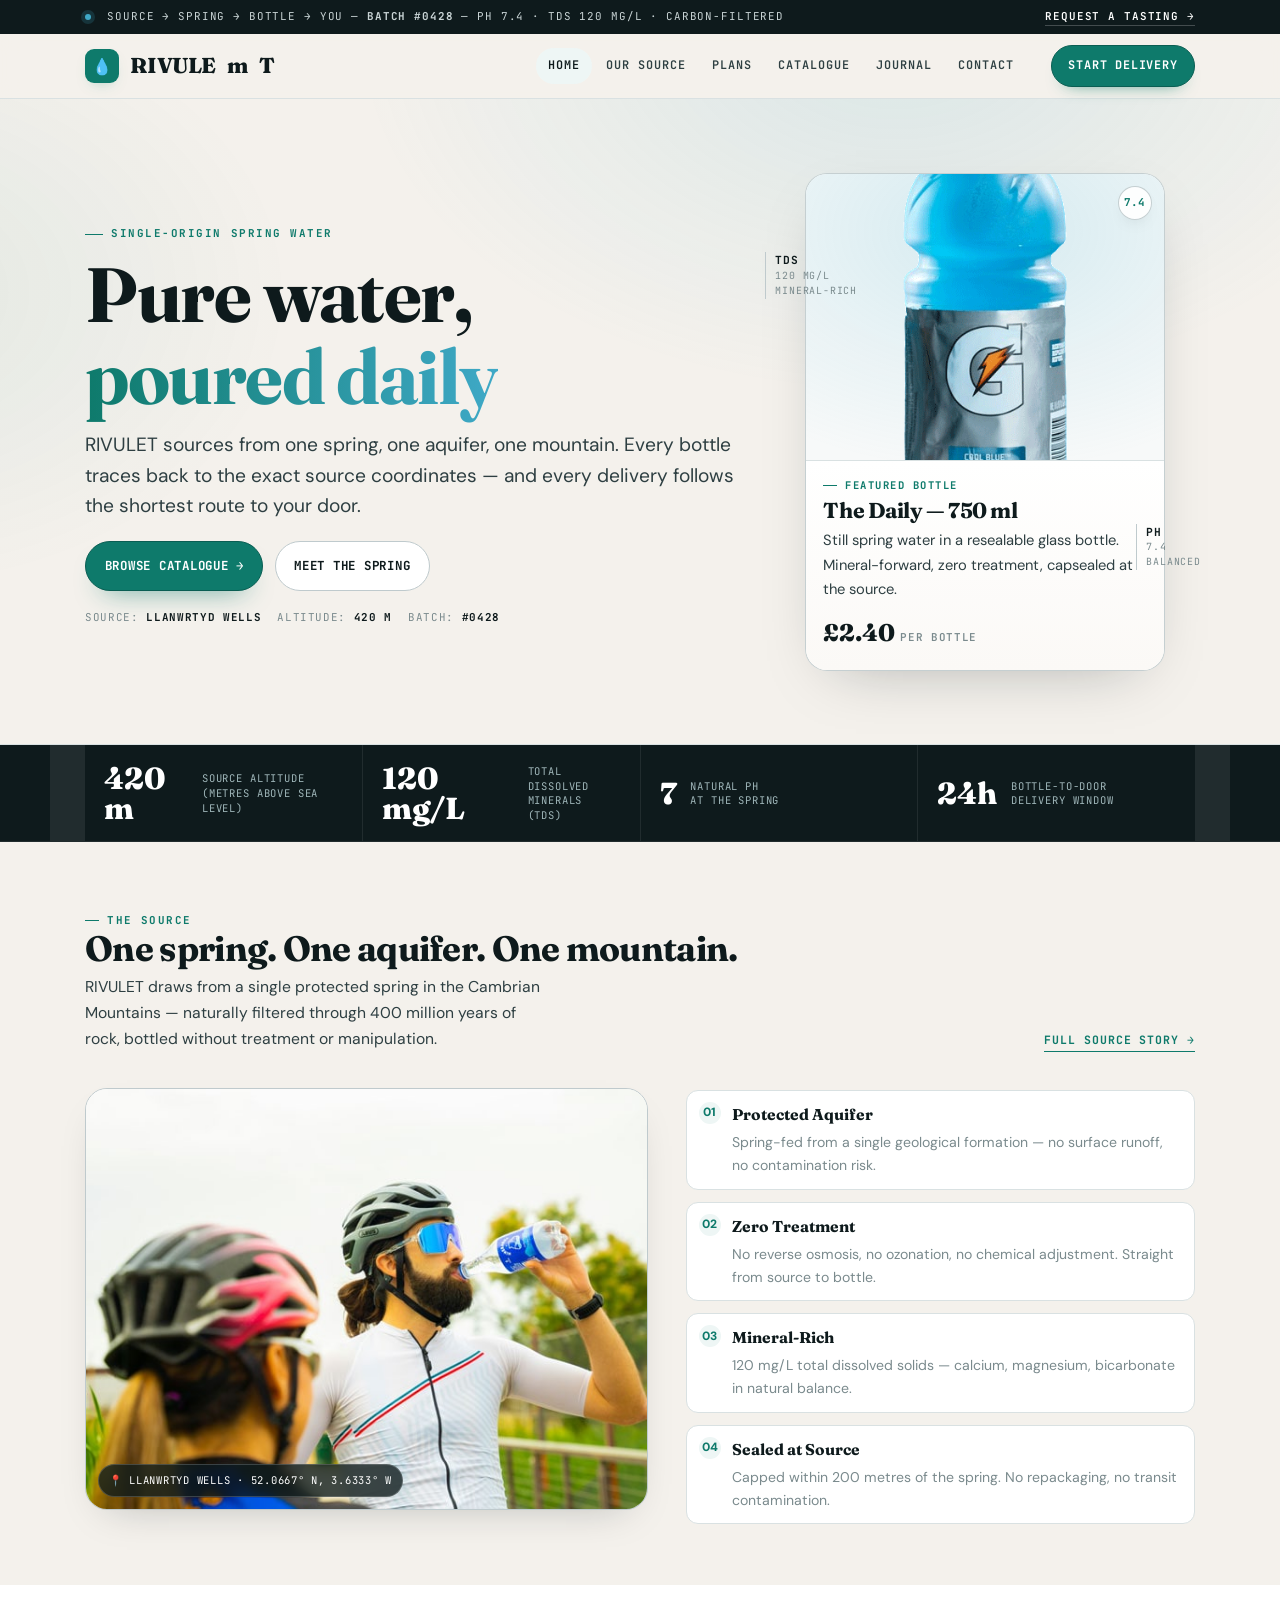
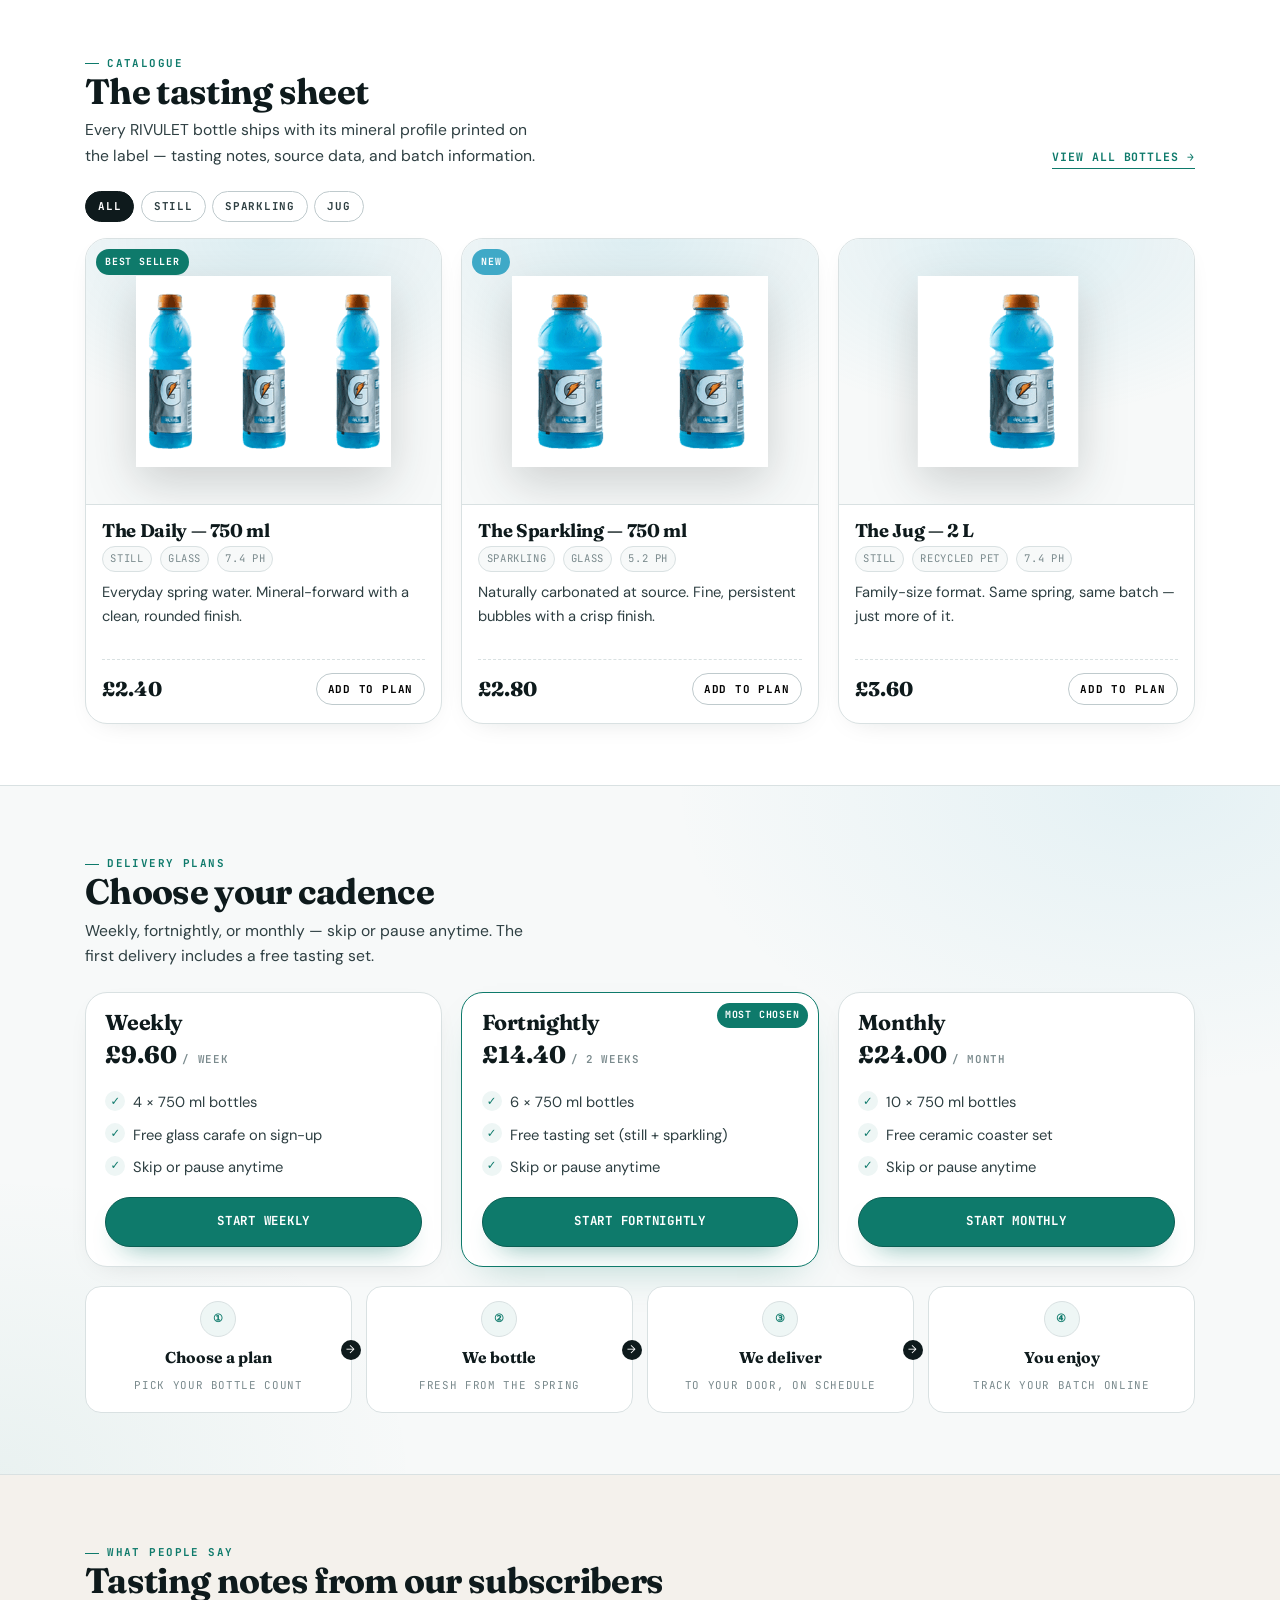
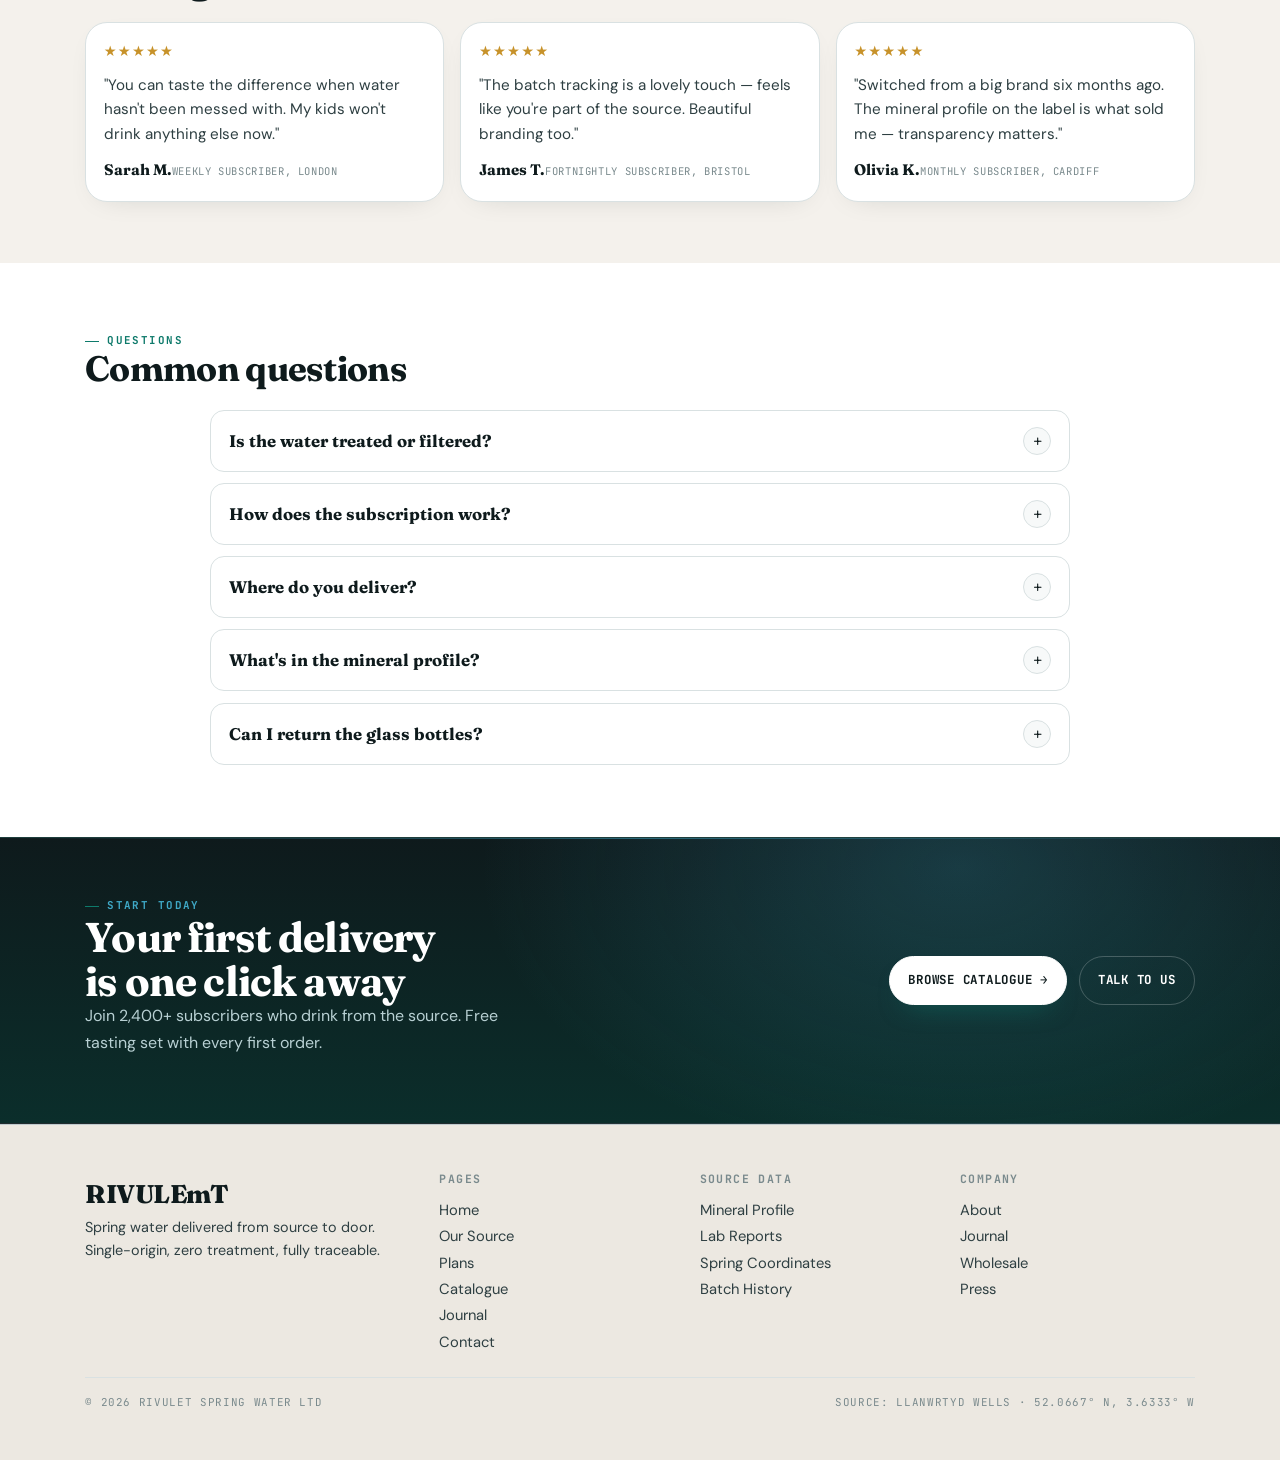
<file: index.html>
<!DOCTYPE html>
<html lang="en">
<head>
  <meta charset="UTF-8" />
  <meta name="viewport" content="width=device-width, initial-scale=1.0" />
  <title>RIVULET — Spring Water Delivered</title>
  <meta name="description" content="Premium spring water delivered to your door. RIVULET sources single-origin water from protected mountain springs — subscription or one-off." />
  <link rel="preconnect" href="https://fonts.googleapis.com" />
  <link rel="preconnect" href="https://fonts.gstatic.com" crossorigin />
  <link href="https://fonts.googleapis.com/css2?family=Fraunces:opsz,wght@9..144,400;9..144,600;9..144,700;9..144,800&family=DM+Sans:wght@400;500;600;700&family=JetBrains+Mono:wght@400;500;600;700&display=swap" rel="stylesheet" />
  <link rel="stylesheet" href="assets/css/base.css" />
</head>
<body>
  <!-- Micro bar — water quality ticker -->
  <div class="microbar">
    <div class="container">
      <span class="dot"></span>
      <span class="route">Source → Spring → Bottle → You — <b>Batch #0428</b> — pH 7.4 · TDS 120 mg/L · Carbon-filtered</span>
      <span class="spacer"></span>
      <a href="contact.html">Request a tasting →</a>
    </div>
  </div>

  <!-- Header -->
  <header class="sitehead">
    <div class="container">
      <a href="index.html" class="mark">
        <span class="glyph">💧</span>
        RIVULE<span>m</span>T
      </a>
      <nav id="mainnav">
        <a href="index.html" class="active">Home</a>
        <a href="about.html">Our Source</a>
        <a href="service.html">Plans</a>
        <a href="product.html">Catalogue</a>
        <a href="blog.html">Journal</a>
        <a href="contact.html">Contact</a>
      </nav>
      <a href="contact.html" class="cta">Start Delivery</a>
      <button class="burger" id="burger" aria-label="Menu">☰</button>
    </div>
  </header>

  <!-- Hero — vertical ledger + centre vessel -->
  <section class="hero-ledger">
    <div class="container">
      <div class="hero-text">
        <span class="eyebrow">Single-origin spring water</span>
        <h1>Pure water,<br><em>poured&nbsp;daily</em></h1>
        <p class="lead">RIVULET sources from one spring, one aquifer, one mountain. Every bottle traces back to the exact source coordinates — and every delivery follows the shortest route to your door.</p>
        <div class="hero-actions">
          <a href="product.html" class="btn-primary">Browse Catalogue →</a>
          <a href="about.html" class="btn-ghost">Meet the Spring</a>
        </div>
        <div class="hero-meta">
          <span>Source: <b>Llanwrtyd Wells</b></span>
          <span>Altitude: <b>420 m</b></span>
          <span>Batch: <b>#0428</b></span>
        </div>
      </div>
      <div class="vessel">
        <div class="vessel-card">
          <div class="vessel-media">
            <img src="assets/img/water.png" alt="RIVULET spring water bottle" />
          </div>
          <div class="label">
            <span class="kicker">Featured Bottle</span>
            <h3>The Daily — 750 ml</h3>
            <p>Still spring water in a resealable glass bottle. Mineral-forward, zero treatment, capsealed at the source.</p>
            <div class="price-row">
              <span class="price">£2.40 <small>per bottle</small></span>
            </div>
          </div>
          <span class="bead">7.4</span>
        </div>
        <span class="marginal m1"><b>TDS</b>120 mg/L<br>Mineral-rich</span>
        <span class="marginal m2"><b>pH</b>7.4<br>Balanced</span>
      </div>
    </div>
  </section>

  <!-- Proof band — lab numbers -->
  <section class="proof">
    <div class="container">
      <div class="cell reveal">
        <span class="n" data-count="420" data-suffix=" m">0</span>
        <span class="l">Source altitude<br>(metres above sea level)</span>
      </div>
      <div class="cell reveal d1">
        <span class="n" data-count="120" data-suffix=" mg/L">0</span>
        <span class="l">Total dissolved<br>minerals (TDS)</span>
      </div>
      <div class="cell reveal d2">
        <span class="n" data-count="7.4">0</span>
        <span class="l">Natural pH<br>at the spring</span>
      </div>
      <div class="cell reveal d3">
        <span class="n" data-count="24" data-suffix="h">0</span>
        <span class="l">Bottle-to-door<br>delivery window</span>
      </div>
    </div>
  </section>

  <!-- Source — spring / purity -->
  <section class="section section--paper">
    <div class="container">
      <div class="section-head">
        <div>
          <span class="kicker">The Source</span>
          <h2>One spring. One aquifer. One&nbsp;mountain.</h2>
          <p>RIVULET draws from a single protected spring in the Cambrian Mountains — naturally filtered through 400 million years of rock, bottled without treatment or manipulation.</p>
        </div>
        <a href="about.html" class="link">Full source story →</a>
      </div>
      <div class="source">
        <div class="frame reveal">
          <img src="assets/img/about.jpg" alt="RIVULET spring source in the Cambrian Mountains" />
          <span class="caption">📍 Llanwrtyd Wells · 52.0667° N, 3.6333° W</span>
        </div>
        <ul>
          <li class="reveal">
            <i>01</i>
            <div><b>Protected Aquifer</b><span>Spring-fed from a single geological formation — no surface runoff, no contamination risk.</span></div>
          </li>
          <li class="reveal d1">
            <i>02</i>
            <div><b>Zero Treatment</b><span>No reverse osmosis, no ozonation, no chemical adjustment. Straight from source to bottle.</span></div>
          </li>
          <li class="reveal d2">
            <i>03</i>
            <div><b>Mineral-Rich</b><span>120 mg/L total dissolved solids — calcium, magnesium, bicarbonate in natural balance.</span></div>
          </li>
          <li class="reveal d3">
            <i>04</i>
            <div><b>Sealed at Source</b><span>Capped within 200 metres of the spring. No repackaging, no transit contamination.</span></div>
          </li>
        </ul>
      </div>
    </div>
  </section>

  <!-- Tasting sheet — catalogue -->
  <section class="section section--surface">
    <div class="container">
      <div class="section-head">
        <div>
          <span class="kicker">Catalogue</span>
          <h2>The tasting&nbsp;sheet</h2>
          <p>Every RIVULET bottle ships with its mineral profile printed on the label — tasting notes, source data, and batch information.</p>
        </div>
        <a href="product.html" class="link">View all bottles →</a>
      </div>
      <div class="tasting-head">
        <div class="pill-tabs">
          <button class="active">All</button>
          <button>Still</button>
          <button>Sparkling</button>
          <button>Jug</button>
        </div>
      </div>
      <div class="catalog">
        <div class="bottle reveal">
          <div class="media">
            <img src="assets/img/product-1.png" alt="The Daily 750ml" />
            <span class="tag tag--spring">Best Seller</span>
          </div>
          <div class="body">
            <h3>The Daily — 750 ml</h3>
            <div class="notes"><span>Still</span><span>Glass</span><span>7.4 pH</span></div>
            <p class="desc">Everyday spring water. Mineral-forward with a clean, rounded finish.</p>
            <div class="foot">
              <span class="price">£2.40</span>
              <button class="btn-mini">Add to Plan</button>
            </div>
          </div>
        </div>
        <div class="bottle reveal d1">
          <div class="media">
            <img src="assets/img/product-2.png" alt="The Sparkling 750ml" />
            <span class="tag tag--glacier">New</span>
          </div>
          <div class="body">
            <h3>The Sparkling — 750 ml</h3>
            <div class="notes"><span>Sparkling</span><span>Glass</span><span>5.2 pH</span></div>
            <p class="desc">Naturally carbonated at source. Fine, persistent bubbles with a crisp finish.</p>
            <div class="foot">
              <span class="price">£2.80</span>
              <button class="btn-mini">Add to Plan</button>
            </div>
          </div>
        </div>
        <div class="bottle reveal d2">
          <div class="media">
            <img src="assets/img/product-3.png" alt="The Jug 2L" />
          </div>
          <div class="body">
            <h3>The Jug — 2 L</h3>
            <div class="notes"><span>Still</span><span>Recycled PET</span><span>7.4 pH</span></div>
            <p class="desc">Family-size format. Same spring, same batch — just more of it.</p>
            <div class="foot">
              <span class="price">£3.60</span>
              <button class="btn-mini">Add to Plan</button>
            </div>
          </div>
        </div>
      </div>
    </div>
  </section>

  <!-- Plans — subscription rhythm -->
  <section class="section section--wash">
    <div class="container">
      <div class="section-head">
        <div>
          <span class="kicker">Delivery Plans</span>
          <h2>Choose your&nbsp;cadence</h2>
          <p>Weekly, fortnightly, or monthly — skip or pause anytime. The first delivery includes a free tasting set.</p>
        </div>
      </div>
      <div class="plans">
        <div class="plan reveal">
          <h3>Weekly</h3>
          <span class="price">£9.60 <span class="per">/ week</span></span>
          <ul>
            <li>4 × 750 ml bottles</li>
            <li>Free glass carafe on sign-up</li>
            <li>Skip or pause anytime</li>
          </ul>
          <a href="contact.html" class="btn-primary btn-wide">Start Weekly</a>
        </div>
        <div class="plan plan--featured reveal d1">
          <h3>Fortnightly</h3>
          <span class="price">£14.40 <span class="per">/ 2 weeks</span></span>
          <ul>
            <li>6 × 750 ml bottles</li>
            <li>Free tasting set (still + sparkling)</li>
            <li>Skip or pause anytime</li>
          </ul>
          <a href="contact.html" class="btn-primary btn-wide">Start Fortnightly</a>
        </div>
        <div class="plan reveal d2">
          <h3>Monthly</h3>
          <span class="price">£24.00 <span class="per">/ month</span></span>
          <ul>
            <li>10 × 750 ml bottles</li>
            <li>Free ceramic coaster set</li>
            <li>Skip or pause anytime</li>
          </ul>
          <a href="contact.html" class="btn-primary btn-wide">Start Monthly</a>
        </div>
      </div>
      <div class="cadence reveal">
        <div class="step"><span class="ic">①</span><b>Choose a plan</b><span>Pick your bottle count</span></div>
        <div class="step"><span class="ic">②</span><b>We bottle</b><span>Fresh from the spring</span></div>
        <div class="step"><span class="ic">③</span><b>We deliver</b><span>To your door, on schedule</span></div>
        <div class="step"><span class="ic">④</span><b>You enjoy</b><span>Track your batch online</span></div>
      </div>
    </div>
  </section>

  <!-- Quotes -->
  <section class="section section--paper">
    <div class="container">
      <div class="section-head">
        <div>
          <span class="kicker">What People Say</span>
          <h2>Tasting notes from&nbsp;our&nbsp;subscribers</h2>
        </div>
      </div>
      <div class="quotes">
        <div class="quote reveal">
          <div class="stars">★★★★★</div>
          <p>"You can taste the difference when water hasn't been messed with. My kids won't drink anything else now."</p>
          <div class="who">
            <div><b>Sarah M.</b><span>Weekly subscriber, London</span></div>
          </div>
        </div>
        <div class="quote reveal d1">
          <div class="stars">★★★★★</div>
          <p>"The batch tracking is a lovely touch — feels like you're part of the source. Beautiful branding too."</p>
          <div class="who">
            <div><b>James T.</b><span>Fortnightly subscriber, Bristol</span></div>
          </div>
        </div>
        <div class="quote reveal d2">
          <div class="stars">★★★★★</div>
          <p>"Switched from a big brand six months ago. The mineral profile on the label is what sold me — transparency matters."</p>
          <div class="who">
            <div><b>Olivia K.</b><span>Monthly subscriber, Cardiff</span></div>
          </div>
        </div>
      </div>
    </div>
  </section>

  <!-- FAQ -->
  <section class="section section--surface">
    <div class="container">
      <div class="section-head">
        <div>
          <span class="kicker">Questions</span>
          <h2>Common questions</h2>
        </div>
      </div>
      <div class="faq">
        <div class="faq-item">
          <button class="faq-q" aria-expanded="false">Is the water treated or filtered?<span>+</span></button>
          <div class="faq-a">No. RIVULET water is drawn directly from a protected spring and sealed at source. No reverse osmosis, no ozonation, no chemical adjustment of any kind.</div>
        </div>
        <div class="faq-item">
          <button class="faq-q" aria-expanded="false">How does the subscription work?<span>+</span></button>
          <div class="faq-a">Choose a delivery cadence (weekly, fortnightly, or monthly). Your first delivery includes a free tasting set. You can skip a delivery or pause your plan at any time from your account.</div>
        </div>
        <div class="faq-item">
          <button class="faq-q" aria-expanded="false">Where do you deliver?<span>+</span></button>
          <div class="faq-a">We currently deliver across mainland UK. Enter your postcode on the contact page to check availability. Free delivery on all plans — no minimum order.</div>
        </div>
        <div class="faq-item">
          <button class="faq-q" aria-expanded="false">What's in the mineral profile?<span>+</span></button>
          <div class="faq-a">Each batch is independently lab-tested. Typical readings: pH 7.4, TDS 120 mg/L, Calcium 42 mg/L, Magnesium 8 mg/L, Bicarbonate 310 mg/L. Full results are printed on every bottle label.</div>
        </div>
        <div class="faq-item">
          <button class="faq-q" aria-expanded="false">Can I return the glass bottles?<span>+</span></button>
          <div class="faq-a">Yes. Leave empty bottles out on your next delivery day and we'll collect them for cleaning and refill. Each bottle is reused up to 50 times before recycling.</div>
        </div>
      </div>
    </div>
  </section>

  <!-- CTA band -->
  <section class="cta-band">
    <div class="container">
      <div>
        <span class="kicker" style="color:var(--glacier)">Start Today</span>
        <h2>Your first delivery<br>is one click away</h2>
        <p>Join 2,400+ subscribers who drink from the source. Free tasting set with every first order.</p>
      </div>
      <div class="actions">
        <a href="product.html" class="btn-primary">Browse Catalogue →</a>
        <a href="contact.html" class="btn-ghost">Talk to Us</a>
      </div>
    </div>
  </section>

  <!-- Footer -->
  <footer class="footer">
    <div class="container">
      <div class="footer-grid">
        <div>
          <div class="brand">RIVULE<span>m</span>T</div>
          <p>Spring water delivered from source to door. Single-origin, zero treatment, fully traceable.</p>
        </div>
        <div>
          <h4>Pages</h4>
          <a href="index.html">Home</a><br />
          <a href="about.html">Our Source</a><br />
          <a href="service.html">Plans</a><br />
          <a href="product.html">Catalogue</a><br />
          <a href="blog.html">Journal</a><br />
          <a href="contact.html">Contact</a>
        </div>
        <div>
          <h4>Source Data</h4>
          <a href="about.html">Mineral Profile</a><br />
          <a href="about.html">Lab Reports</a><br />
          <a href="about.html">Spring Coordinates</a><br />
          <a href="about.html">Batch History</a>
        </div>
        <div>
          <h4>Company</h4>
          <a href="about.html">About</a><br />
          <a href="blog.html">Journal</a><br />
          <a href="contact.html">Wholesale</a><br />
          <a href="contact.html">Press</a>
        </div>
      </div>
      <div class="base">
        <span>© <span data-year></span> RIVULET Spring Water Ltd</span>
        <span>Source: Llanwrtyd Wells · 52.0667° N, 3.6333° W</span>
      </div>
    </div>
  </footer>

  <script src="assets/js/main.js"></script>
</body>
</html>
</file>
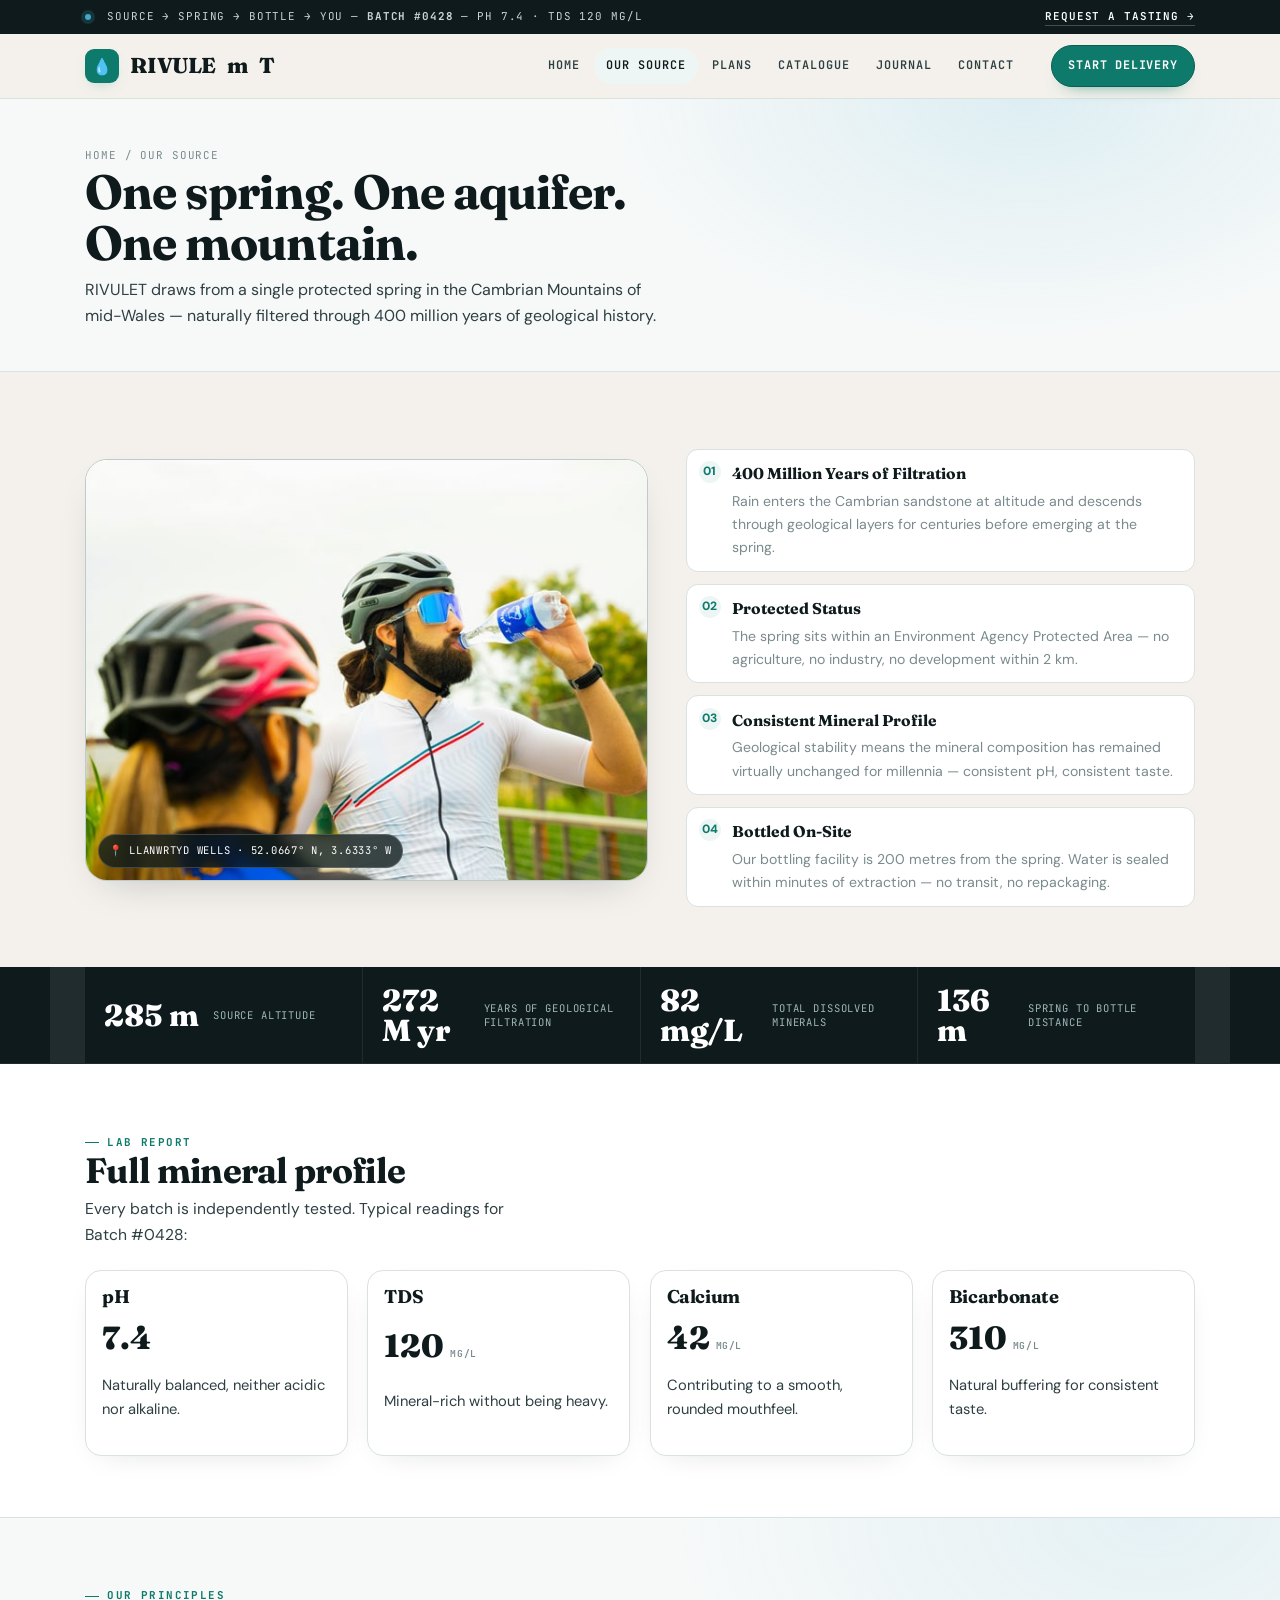
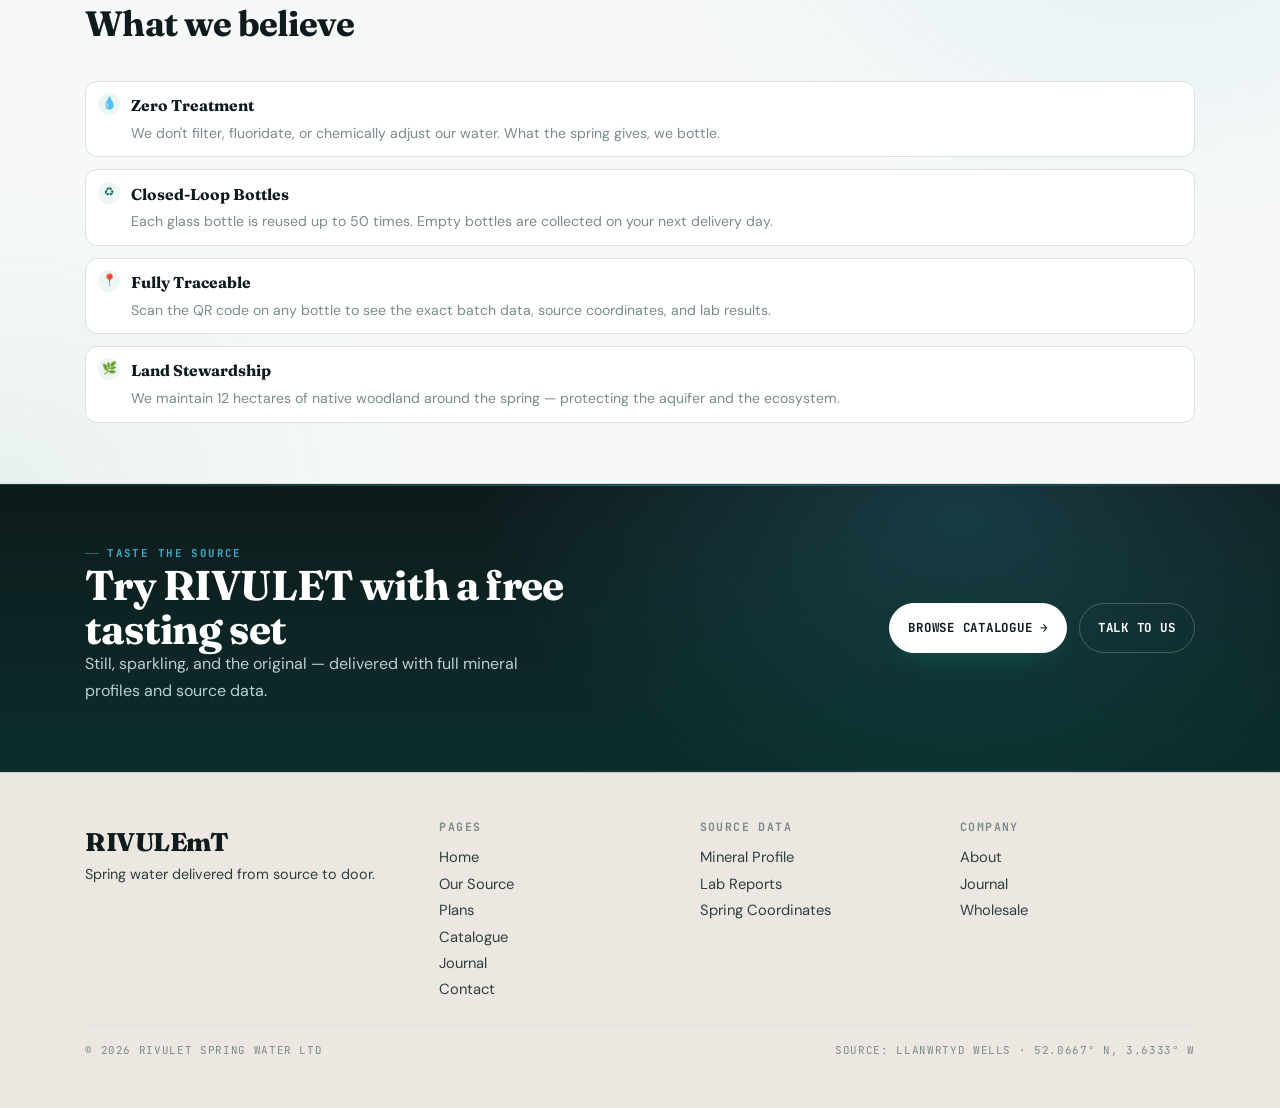
<file: about.html>
<!DOCTYPE html>
<html lang="en">
<head>
  <meta charset="UTF-8" />
  <meta name="viewport" content="width=device-width, initial-scale=1.0" />
  <title>Our Source — RIVULET Spring Water</title>
  <meta name="description" content="The RIVULET spring in the Cambrian Mountains — a single protected aquifer, naturally filtered through 400 million years of rock." />
  <link rel="preconnect" href="https://fonts.googleapis.com" />
  <link rel="preconnect" href="https://fonts.gstatic.com" crossorigin />
  <link href="https://fonts.googleapis.com/css2?family=Fraunces:opsz,wght@9..144,400;9..144,600;9..144,700;9..144,800&family=DM+Sans:wght@400;500;600;700&family=JetBrains+Mono:wght@400;500;600;700&display=swap" rel="stylesheet" />
  <link rel="stylesheet" href="assets/css/base.css" />
</head>
<body>
  <div class="microbar">
    <div class="container">
      <span class="dot"></span>
      <span class="route">Source → Spring → Bottle → You — <b>Batch #0428</b> — pH 7.4 · TDS 120 mg/L</span>
      <span class="spacer"></span>
      <a href="contact.html">Request a tasting →</a>
    </div>
  </div>

  <header class="sitehead">
    <div class="container">
      <a href="index.html" class="mark"><span class="glyph">💧</span>RIVULE<span>m</span>T</a>
      <nav id="mainnav">
        <a href="index.html">Home</a>
        <a href="about.html" class="active">Our Source</a>
        <a href="service.html">Plans</a>
        <a href="product.html">Catalogue</a>
        <a href="blog.html">Journal</a>
        <a href="contact.html">Contact</a>
      </nav>
      <a href="contact.html" class="cta">Start Delivery</a>
      <button class="burger" id="burger" aria-label="Menu">☰</button>
    </div>
  </header>

  <!-- Page head -->
  <section class="page-head">
    <div class="container">
      <span class="crumb"><a href="index.html">Home</a> / Our Source</span>
      <h1>One spring. One aquifer.<br>One&nbsp;mountain.</h1>
      <p>RIVULET draws from a single protected spring in the Cambrian Mountains of mid-Wales — naturally filtered through 400 million years of geological history.</p>
    </div>
  </section>

  <!-- Source story -->
  <section class="section section--paper">
    <div class="container">
      <div class="source">
        <div class="frame reveal">
          <img src="assets/img/about.jpg" alt="The RIVULET spring in the Cambrian Mountains" />
          <span class="caption">📍 Llanwrtyd Wells · 52.0667° N, 3.6333° W</span>
        </div>
        <ul>
          <li class="reveal">
            <i>01</i>
            <div><b>400 Million Years of Filtration</b><span>Rain enters the Cambrian sandstone at altitude and descends through geological layers for centuries before emerging at the spring.</span></div>
          </li>
          <li class="reveal d1">
            <i>02</i>
            <div><b>Protected Status</b><span>The spring sits within an Environment Agency Protected Area — no agriculture, no industry, no development within 2 km.</span></div>
          </li>
          <li class="reveal d2">
            <i>03</i>
            <div><b>Consistent Mineral Profile</b><span>Geological stability means the mineral composition has remained virtually unchanged for millennia — consistent pH, consistent taste.</span></div>
          </li>
          <li class="reveal d3">
            <i>04</i>
            <div><b>Bottled On-Site</b><span>Our bottling facility is 200 metres from the spring. Water is sealed within minutes of extraction — no transit, no repackaging.</span></div>
          </li>
        </ul>
      </div>
    </div>
  </section>

  <!-- Proof band -->
  <section class="proof">
    <div class="container">
      <div class="cell reveal">
        <span class="n" data-count="420" data-suffix=" m">0</span>
        <span class="l">Source altitude</span>
      </div>
      <div class="cell reveal d1">
        <span class="n" data-count="400" data-suffix=" M yr">0</span>
        <span class="l">Years of geological filtration</span>
      </div>
      <div class="cell reveal d2">
        <span class="n" data-count="120" data-suffix=" mg/L">0</span>
        <span class="l">Total dissolved minerals</span>
      </div>
      <div class="cell reveal d3">
        <span class="n" data-count="200" data-suffix=" m">0</span>
        <span class="l">Spring to bottle distance</span>
      </div>
    </div>
  </section>

  <!-- Mineral profile -->
  <section class="section section--surface">
    <div class="container">
      <div class="section-head">
        <div>
          <span class="kicker">Lab Report</span>
          <h2>Full mineral&nbsp;profile</h2>
          <p>Every batch is independently tested. Typical readings for Batch #0428:</p>
        </div>
      </div>
      <div class="catalog" style="grid-template-columns:repeat(4,1fr)">
        <div class="bottle reveal" style="border-radius:16px">
          <div class="body">
            <h3>pH</h3>
            <span class="price" style="font-size:2rem">7.4</span>
            <p class="desc">Naturally balanced, neither acidic nor alkaline.</p>
          </div>
        </div>
        <div class="bottle reveal d1" style="border-radius:16px">
          <div class="body">
            <h3>TDS</h3>
            <span class="price" style="font-size:2rem">120 <small style="font-size:.6rem">mg/L</small></span>
            <p class="desc">Mineral-rich without being heavy.</p>
          </div>
        </div>
        <div class="bottle reveal d2" style="border-radius:16px">
          <div class="body">
            <h3>Calcium</h3>
            <span class="price" style="font-size:2rem">42 <small style="font-size:.6rem">mg/L</small></span>
            <p class="desc">Contributing to a smooth, rounded mouthfeel.</p>
          </div>
        </div>
        <div class="bottle reveal d3" style="border-radius:16px">
          <div class="body">
            <h3>Bicarbonate</h3>
            <span class="price" style="font-size:2rem">310 <small style="font-size:.6rem">mg/L</small></span>
            <p class="desc">Natural buffering for consistent taste.</p>
          </div>
        </div>
      </div>
    </div>
  </section>

  <!-- Values -->
  <section class="section section--wash">
    <div class="container">
      <div class="section-head">
        <div>
          <span class="kicker">Our Principles</span>
          <h2>What we believe</h2>
        </div>
      </div>
      <div class="source" style="grid-template-columns:1fr">
        <ul>
          <li class="reveal">
            <i>💧</i>
            <div><b>Zero Treatment</b><span>We don't filter, fluoridate, or chemically adjust our water. What the spring gives, we bottle.</span></div>
          </li>
          <li class="reveal d1">
            <i>♻️</i>
            <div><b>Closed-Loop Bottles</b><span>Each glass bottle is reused up to 50 times. Empty bottles are collected on your next delivery day.</span></div>
          </li>
          <li class="reveal d2">
            <i>📍</i>
            <div><b>Fully Traceable</b><span>Scan the QR code on any bottle to see the exact batch data, source coordinates, and lab results.</span></div>
          </li>
          <li class="reveal d3">
            <i>🌿</i>
            <div><b>Land Stewardship</b><span>We maintain 12 hectares of native woodland around the spring — protecting the aquifer and the ecosystem.</span></div>
          </li>
        </ul>
      </div>
    </div>
  </section>

  <!-- CTA -->
  <section class="cta-band">
    <div class="container">
      <div>
        <span class="kicker" style="color:var(--glacier)">Taste the Source</span>
        <h2>Try RIVULET with a free tasting&nbsp;set</h2>
        <p>Still, sparkling, and the original — delivered with full mineral profiles and source data.</p>
      </div>
      <div class="actions">
        <a href="product.html" class="btn-primary">Browse Catalogue →</a>
        <a href="contact.html" class="btn-ghost">Talk to Us</a>
      </div>
    </div>
  </section>

  <footer class="footer">
    <div class="container">
      <div class="footer-grid">
        <div><div class="brand">RIVULE<span>m</span>T</div><p>Spring water delivered from source to door.</p></div>
        <div><h4>Pages</h4><a href="index.html">Home</a><br /><a href="about.html">Our Source</a><br /><a href="service.html">Plans</a><br /><a href="product.html">Catalogue</a><br /><a href="blog.html">Journal</a><br /><a href="contact.html">Contact</a></div>
        <div><h4>Source Data</h4><a href="about.html">Mineral Profile</a><br /><a href="about.html">Lab Reports</a><br /><a href="about.html">Spring Coordinates</a></div>
        <div><h4>Company</h4><a href="about.html">About</a><br /><a href="blog.html">Journal</a><br /><a href="contact.html">Wholesale</a></div>
      </div>
      <div class="base">
        <span>© <span data-year></span> RIVULET Spring Water Ltd</span>
        <span>Source: Llanwrtyd Wells · 52.0667° N, 3.6333° W</span>
      </div>
    </div>
  </footer>
  <script src="assets/js/main.js"></script>
</body>
</html>
</file>
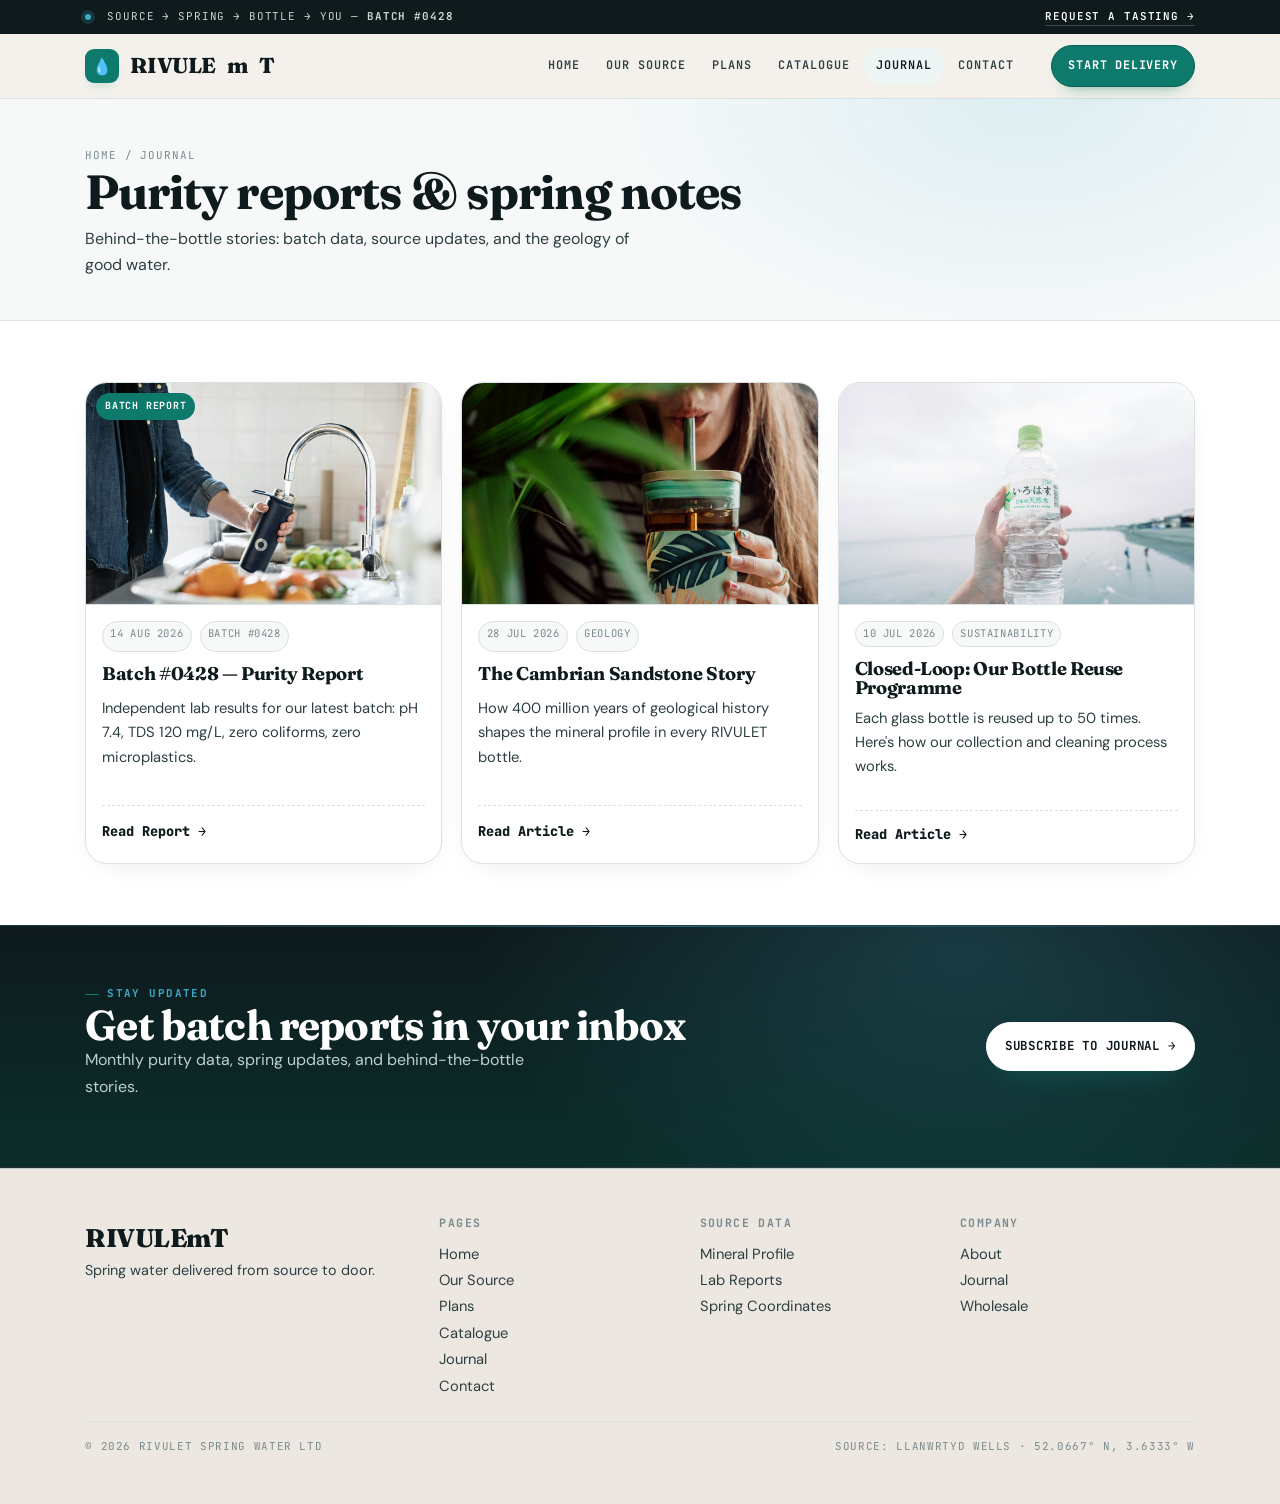
<file: blog.html>
<!DOCTYPE html>
<html lang="en">
<head>
  <meta charset="UTF-8" />
  <meta name="viewport" content="width=device-width, initial-scale=1.0" />
  <title>Journal — RIVULET Spring Water</title>
  <meta name="description" content="Purity reports, spring notes, and behind-the-bottle stories from RIVULET." />
  <link rel="preconnect" href="https://fonts.googleapis.com" />
  <link rel="preconnect" href="https://fonts.gstatic.com" crossorigin />
  <link href="https://fonts.googleapis.com/css2?family=Fraunces:opsz,wght@9..144,400;9..144,600;9..144,700;9..144,800&family=DM+Sans:wght@400;500;600;700&family=JetBrains+Mono:wght@400;500;600;700&display=swap" rel="stylesheet" />
  <link rel="stylesheet" href="assets/css/base.css" />
</head>
<body>
  <div class="microbar">
    <div class="container">
      <span class="dot"></span>
      <span class="route">Source → Spring → Bottle → You — <b>Batch #0428</b></span>
      <span class="spacer"></span>
      <a href="contact.html">Request a tasting →</a>
    </div>
  </div>

  <header class="sitehead">
    <div class="container">
      <a href="index.html" class="mark"><span class="glyph">💧</span>RIVULE<span>m</span>T</a>
      <nav id="mainnav">
        <a href="index.html">Home</a>
        <a href="about.html">Our Source</a>
        <a href="service.html">Plans</a>
        <a href="product.html">Catalogue</a>
        <a href="blog.html" class="active">Journal</a>
        <a href="contact.html">Contact</a>
      </nav>
      <a href="contact.html" class="cta">Start Delivery</a>
      <button class="burger" id="burger" aria-label="Menu">☰</button>
    </div>
  </header>

  <section class="page-head">
    <div class="container">
      <span class="crumb"><a href="index.html">Home</a> / Journal</span>
      <h1>Purity reports &amp; spring&nbsp;notes</h1>
      <p>Behind-the-bottle stories: batch data, source updates, and the geology of good water.</p>
    </div>
  </section>

  <section class="section section--surface">
    <div class="container">
      <div class="catalog" style="grid-template-columns:repeat(3,1fr)">
        <div class="bottle reveal">
          <div class="media" style="aspect-ratio:16/10">
            <img src="assets/img/blog-1.jpg" alt="Spring water purity testing" style="object-fit:cover;width:100%;height:100%" />
            <span class="tag tag--spring">Batch Report</span>
          </div>
          <div class="body">
            <div class="notes" style="margin-bottom:.4rem"><span>14 Aug 2026</span><span>Batch #0428</span></div>
            <h3>Batch #0428 — Purity Report</h3>
            <p class="desc">Independent lab results for our latest batch: pH 7.4, TDS 120 mg/L, zero coliforms, zero microplastics.</p>
            <div class="foot">
              <span class="price" style="font-size:.85rem;font-family:var(--font-mono)">Read Report →</span>
            </div>
          </div>
        </div>
        <div class="bottle reveal d1">
          <div class="media" style="aspect-ratio:16/10">
            <img src="assets/img/blog-2.jpg" alt="Cambrian Mountain geology" style="object-fit:cover;width:100%;height:100%" />
          </div>
          <div class="body">
            <div class="notes" style="margin-bottom:.4rem"><span>28 Jul 2026</span><span>Geology</span></div>
            <h3>The Cambrian Sandstone Story</h3>
            <p class="desc">How 400 million years of geological history shapes the mineral profile in every RIVULET bottle.</p>
            <div class="foot">
              <span class="price" style="font-size:.85rem;font-family:var(--font-mono)">Read Article →</span>
            </div>
          </div>
        </div>
        <div class="bottle reveal d2">
          <div class="media" style="aspect-ratio:16/10">
            <img src="assets/img/blog-3.jpg" alt="Spring water sustainability" style="object-fit:cover;width:100%;height:100%" />
          </div>
          <div class="body">
            <div class="notes" style="margin-bottom:.4rem"><span>10 Jul 2026</span><span>Sustainability</span></div>
            <h3>Closed-Loop: Our Bottle Reuse Programme</h3>
            <p class="desc">Each glass bottle is reused up to 50 times. Here's how our collection and cleaning process works.</p>
            <div class="foot">
              <span class="price" style="font-size:.85rem;font-family:var(--font-mono)">Read Article →</span>
            </div>
          </div>
        </div>
      </div>
    </div>
  </section>

  <section class="cta-band">
    <div class="container">
      <div>
        <span class="kicker" style="color:var(--glacier)">Stay Updated</span>
        <h2>Get batch reports in&nbsp;your&nbsp;inbox</h2>
        <p>Monthly purity data, spring updates, and behind-the-bottle stories.</p>
      </div>
      <div class="actions">
        <a href="contact.html" class="btn-primary">Subscribe to Journal →</a>
      </div>
    </div>
  </section>

  <footer class="footer">
    <div class="container">
      <div class="footer-grid">
        <div><div class="brand">RIVULE<span>m</span>T</div><p>Spring water delivered from source to door.</p></div>
        <div><h4>Pages</h4><a href="index.html">Home</a><br /><a href="about.html">Our Source</a><br /><a href="service.html">Plans</a><br /><a href="product.html">Catalogue</a><br /><a href="blog.html">Journal</a><br /><a href="contact.html">Contact</a></div>
        <div><h4>Source Data</h4><a href="about.html">Mineral Profile</a><br /><a href="about.html">Lab Reports</a><br /><a href="about.html">Spring Coordinates</a></div>
        <div><h4>Company</h4><a href="about.html">About</a><br /><a href="blog.html">Journal</a><br /><a href="contact.html">Wholesale</a></div>
      </div>
      <div class="base">
        <span>© <span data-year></span> RIVULET Spring Water Ltd</span>
        <span>Source: Llanwrtyd Wells · 52.0667° N, 3.6333° W</span>
      </div>
    </div>
  </footer>
  <script src="assets/js/main.js"></script>
</body>
</html>
</file>
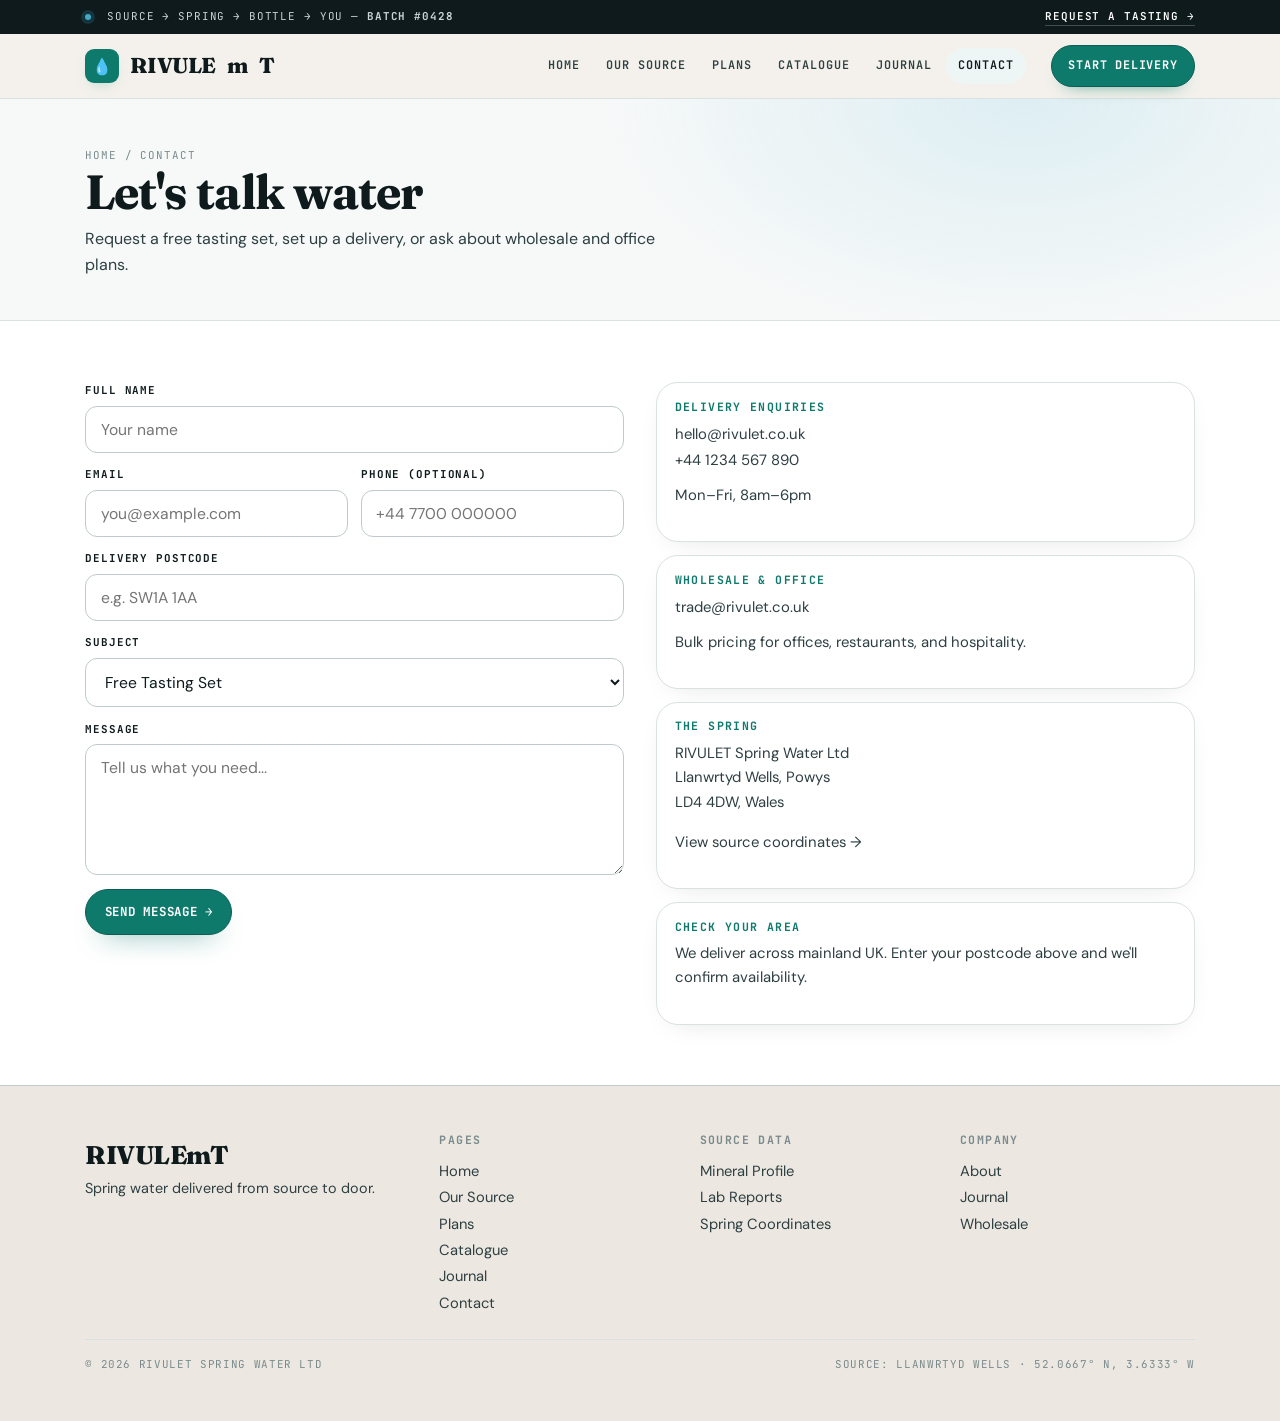
<file: contact.html>
<!DOCTYPE html>
<html lang="en">
<head>
  <meta charset="UTF-8" />
  <meta name="viewport" content="width=device-width, initial-scale=1.0" />
  <title>Contact — RIVULET Spring Water</title>
  <meta name="description" content="Get in touch with RIVULET — request a tasting, set up a delivery, or ask about wholesale." />
  <link rel="preconnect" href="https://fonts.googleapis.com" />
  <link rel="preconnect" href="https://fonts.gstatic.com" crossorigin />
  <link href="https://fonts.googleapis.com/css2?family=Fraunces:opsz,wght@9..144,400;9..144,600;9..144,700;9..144,800&family=DM+Sans:wght@400;500;600;700&family=JetBrains+Mono:wght@400;500;600;700&display=swap" rel="stylesheet" />
  <link rel="stylesheet" href="assets/css/base.css" />
</head>
<body>
  <div class="microbar">
    <div class="container">
      <span class="dot"></span>
      <span class="route">Source → Spring → Bottle → You — <b>Batch #0428</b></span>
      <span class="spacer"></span>
      <a href="contact.html">Request a tasting →</a>
    </div>
  </div>

  <header class="sitehead">
    <div class="container">
      <a href="index.html" class="mark"><span class="glyph">💧</span>RIVULE<span>m</span>T</a>
      <nav id="mainnav">
        <a href="index.html">Home</a>
        <a href="about.html">Our Source</a>
        <a href="service.html">Plans</a>
        <a href="product.html">Catalogue</a>
        <a href="blog.html">Journal</a>
        <a href="contact.html" class="active">Contact</a>
      </nav>
      <a href="contact.html" class="cta">Start Delivery</a>
      <button class="burger" id="burger" aria-label="Menu">☰</button>
    </div>
  </header>

  <section class="page-head">
    <div class="container">
      <span class="crumb"><a href="index.html">Home</a> / Contact</span>
      <h1>Let's&nbsp;talk water</h1>
      <p>Request a free tasting set, set up a delivery, or ask about wholesale and office plans.</p>
    </div>
  </section>

  <section class="section section--surface">
    <div class="container">
      <div class="contact-grid">
        <form id="contactform" class="reveal">
          <div class="field">
            <label for="name">Full Name</label>
            <input type="text" id="name" name="name" required placeholder="Your name" />
          </div>
          <div class="form-row">
            <div class="field">
              <label for="email">Email</label>
              <input type="email" id="email" name="email" required placeholder="you@example.com" />
            </div>
            <div class="field">
              <label for="phone">Phone (optional)</label>
              <input type="tel" id="phone" name="phone" placeholder="+44 7700 000000" />
            </div>
          </div>
          <div class="field">
            <label for="postcode">Delivery Postcode</label>
            <input type="text" id="postcode" name="postcode" placeholder="e.g. SW1A 1AA" />
          </div>
          <div class="field">
            <label for="subject">Subject</label>
            <select id="subject" name="subject">
              <option value="tasting">Free Tasting Set</option>
              <option value="subscribe">Start a Subscription</option>
              <option value="wholesale">Wholesale / Office</option>
              <option value="press">Press Enquiry</option>
              <option value="other">Something Else</option>
            </select>
          </div>
          <div class="field">
            <label for="message">Message</label>
            <textarea id="message" name="message" rows="5" placeholder="Tell us what you need..."></textarea>
          </div>
          <button type="submit" class="btn-primary">Send Message →</button>
          <div class="form-ok" hidden>Thanks — we'll be in touch within 24 hours.</div>
          <div class="form-err" hidden>Please fill in all required fields.</div>
        </form>
        <div>
          <div class="info-card reveal d1">
            <h4>Delivery Enquiries</h4>
            <a href="mailto:hello@rivulet.co.uk">hello@rivulet.co.uk</a><br />
            <a href="tel:+441234567890">+44 1234 567 890</a>
            <p style="margin-top:.6rem">Mon–Fri, 8am–6pm</p>
          </div>
          <div class="info-card reveal d2" style="margin-top:.8rem">
            <h4>Wholesale &amp; Office</h4>
            <a href="mailto:trade@rivulet.co.uk">trade@rivulet.co.uk</a>
            <p style="margin-top:.6rem">Bulk pricing for offices, restaurants, and hospitality.</p>
          </div>
          <div class="info-card reveal d3" style="margin-top:.8rem">
            <h4>The Spring</h4>
            <p>RIVULET Spring Water Ltd<br />Llanwrtyd Wells, Powys<br />LD4 4DW, Wales</p>
            <p style="margin-top:.4rem"><a href="about.html">View source coordinates →</a></p>
          </div>
          <div class="info-card reveal" style="margin-top:.8rem">
            <h4>Check Your Area</h4>
            <p>We deliver across mainland UK. Enter your postcode above and we'll confirm availability.</p>
          </div>
        </div>
      </div>
    </div>
  </section>

  <footer class="footer">
    <div class="container">
      <div class="footer-grid">
        <div><div class="brand">RIVULE<span>m</span>T</div><p>Spring water delivered from source to door.</p></div>
        <div><h4>Pages</h4><a href="index.html">Home</a><br /><a href="about.html">Our Source</a><br /><a href="service.html">Plans</a><br /><a href="product.html">Catalogue</a><br /><a href="blog.html">Journal</a><br /><a href="contact.html">Contact</a></div>
        <div><h4>Source Data</h4><a href="about.html">Mineral Profile</a><br /><a href="about.html">Lab Reports</a><br /><a href="about.html">Spring Coordinates</a></div>
        <div><h4>Company</h4><a href="about.html">About</a><br /><a href="blog.html">Journal</a><br /><a href="contact.html">Wholesale</a></div>
      </div>
      <div class="base">
        <span>© <span data-year></span> RIVULET Spring Water Ltd</span>
        <span>Source: Llanwrtyd Wells · 52.0667° N, 3.6333° W</span>
      </div>
    </div>
  </footer>
  <script src="assets/js/main.js"></script>
</body>
</html>
</file>
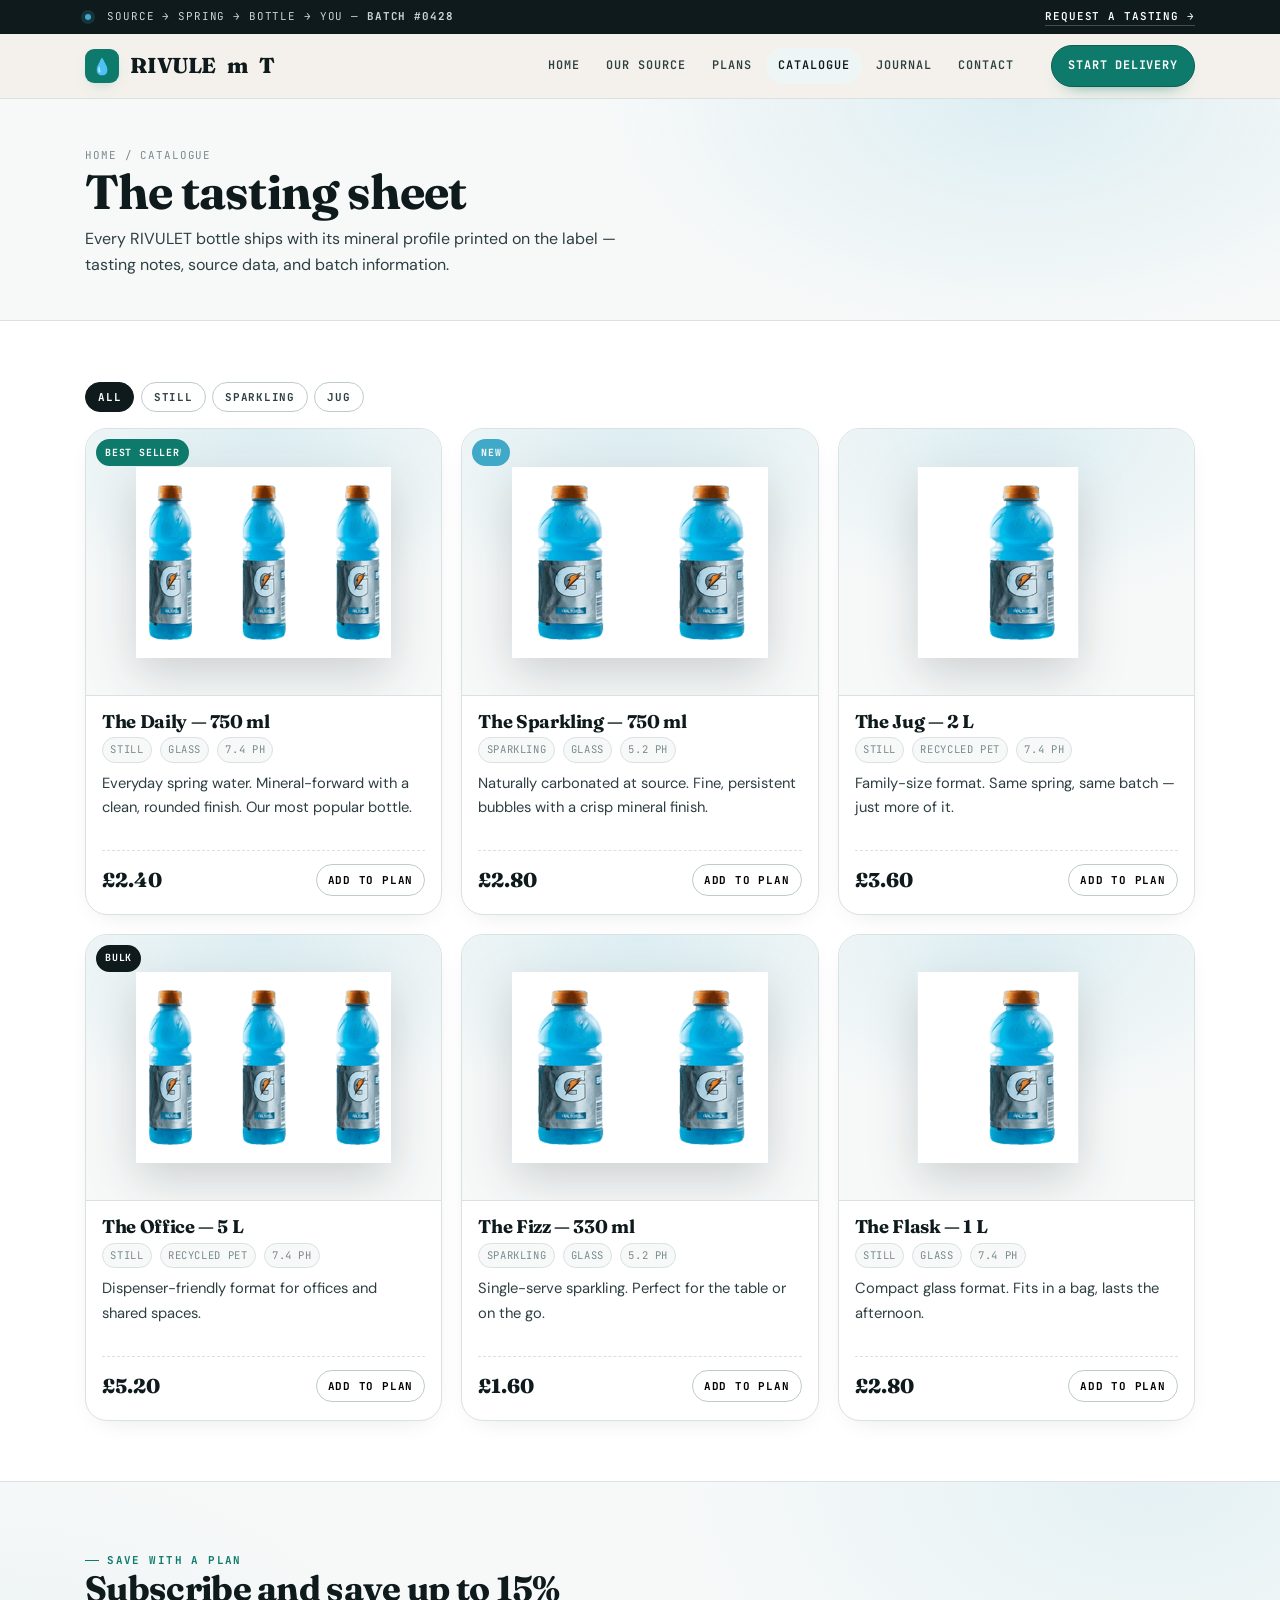
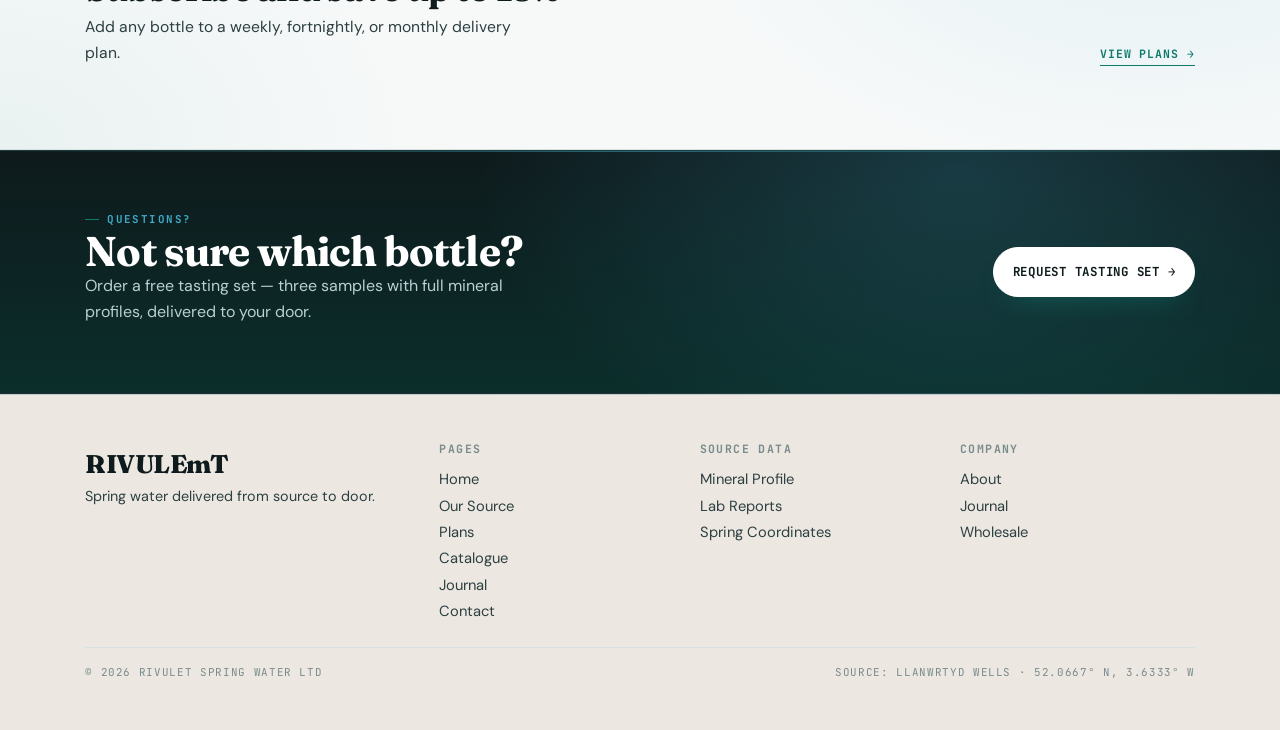
<file: product.html>
<!DOCTYPE html>
<html lang="en">
<head>
  <meta charset="UTF-8" />
  <meta name="viewport" content="width=device-width, initial-scale=1.0" />
  <title>Catalogue — RIVULET Spring Water</title>
  <meta name="description" content="Browse the RIVULET water catalogue — still, sparkling, and jug formats. Every bottle includes its mineral profile and batch data." />
  <link rel="preconnect" href="https://fonts.googleapis.com" />
  <link rel="preconnect" href="https://fonts.gstatic.com" crossorigin />
  <link href="https://fonts.googleapis.com/css2?family=Fraunces:opsz,wght@9..144,400;9..144,600;9..144,700;9..144,800&family=DM+Sans:wght@400;500;600;700&family=JetBrains+Mono:wght@400;500;600;700&display=swap" rel="stylesheet" />
  <link rel="stylesheet" href="assets/css/base.css" />
</head>
<body>
  <div class="microbar">
    <div class="container">
      <span class="dot"></span>
      <span class="route">Source → Spring → Bottle → You — <b>Batch #0428</b></span>
      <span class="spacer"></span>
      <a href="contact.html">Request a tasting →</a>
    </div>
  </div>

  <header class="sitehead">
    <div class="container">
      <a href="index.html" class="mark"><span class="glyph">💧</span>RIVULE<span>m</span>T</a>
      <nav id="mainnav">
        <a href="index.html">Home</a>
        <a href="about.html">Our Source</a>
        <a href="service.html">Plans</a>
        <a href="product.html" class="active">Catalogue</a>
        <a href="blog.html">Journal</a>
        <a href="contact.html">Contact</a>
      </nav>
      <a href="contact.html" class="cta">Start Delivery</a>
      <button class="burger" id="burger" aria-label="Menu">☰</button>
    </div>
  </header>

  <section class="page-head">
    <div class="container">
      <span class="crumb"><a href="index.html">Home</a> / Catalogue</span>
      <h1>The tasting&nbsp;sheet</h1>
      <p>Every RIVULET bottle ships with its mineral profile printed on the label — tasting notes, source data, and batch information.</p>
    </div>
  </section>

  <section class="section section--surface">
    <div class="container">
      <div class="tasting-head">
        <div class="pill-tabs">
          <button class="active" data-filter="all">All</button>
          <button data-filter="still">Still</button>
          <button data-filter="sparkling">Sparkling</button>
          <button data-filter="jug">Jug</button>
        </div>
      </div>
      <div class="catalog">
        <div class="bottle reveal" data-type="still">
          <div class="media">
            <img src="assets/img/product-1.png" alt="The Daily 750ml" />
            <span class="tag tag--spring">Best Seller</span>
          </div>
          <div class="body">
            <h3>The Daily — 750 ml</h3>
            <div class="notes"><span>Still</span><span>Glass</span><span>7.4 pH</span></div>
            <p class="desc">Everyday spring water. Mineral-forward with a clean, rounded finish. Our most popular bottle.</p>
            <div class="foot">
              <span class="price">£2.40</span>
              <button class="btn-mini">Add to Plan</button>
            </div>
          </div>
        </div>
        <div class="bottle reveal d1" data-type="sparkling">
          <div class="media">
            <img src="assets/img/product-2.png" alt="The Sparkling 750ml" />
            <span class="tag tag--glacier">New</span>
          </div>
          <div class="body">
            <h3>The Sparkling — 750 ml</h3>
            <div class="notes"><span>Sparkling</span><span>Glass</span><span>5.2 pH</span></div>
            <p class="desc">Naturally carbonated at source. Fine, persistent bubbles with a crisp mineral finish.</p>
            <div class="foot">
              <span class="price">£2.80</span>
              <button class="btn-mini">Add to Plan</button>
            </div>
          </div>
        </div>
        <div class="bottle reveal d2" data-type="jug">
          <div class="media">
            <img src="assets/img/product-3.png" alt="The Jug 2L" />
          </div>
          <div class="body">
            <h3>The Jug — 2 L</h3>
            <div class="notes"><span>Still</span><span>Recycled PET</span><span>7.4 pH</span></div>
            <p class="desc">Family-size format. Same spring, same batch — just more of it.</p>
            <div class="foot">
              <span class="price">£3.60</span>
              <button class="btn-mini">Add to Plan</button>
            </div>
          </div>
        </div>
        <div class="bottle reveal" data-type="still">
          <div class="media">
            <img src="assets/img/product-1.png" alt="The Office 5L" />
            <span class="tag">Bulk</span>
          </div>
          <div class="body">
            <h3>The Office — 5 L</h3>
            <div class="notes"><span>Still</span><span>Recycled PET</span><span>7.4 pH</span></div>
            <p class="desc">Dispenser-friendly format for offices and shared spaces.</p>
            <div class="foot">
              <span class="price">£5.20</span>
              <button class="btn-mini">Add to Plan</button>
            </div>
          </div>
        </div>
        <div class="bottle reveal d1" data-type="sparkling">
          <div class="media">
            <img src="assets/img/product-2.png" alt="The Fizz 330ml" />
          </div>
          <div class="body">
            <h3>The Fizz — 330 ml</h3>
            <div class="notes"><span>Sparkling</span><span>Glass</span><span>5.2 pH</span></div>
            <p class="desc">Single-serve sparkling. Perfect for the table or on the go.</p>
            <div class="foot">
              <span class="price">£1.60</span>
              <button class="btn-mini">Add to Plan</button>
            </div>
          </div>
        </div>
        <div class="bottle reveal d2" data-type="still">
          <div class="media">
            <img src="assets/img/product-3.png" alt="The Flask 1L" />
          </div>
          <div class="body">
            <h3>The Flask — 1 L</h3>
            <div class="notes"><span>Still</span><span>Glass</span><span>7.4 pH</span></div>
            <p class="desc">Compact glass format. Fits in a bag, lasts the afternoon.</p>
            <div class="foot">
              <span class="price">£2.80</span>
              <button class="btn-mini">Add to Plan</button>
            </div>
          </div>
        </div>
      </div>
    </div>
  </section>

  <!-- Plans CTA -->
  <section class="section section--wash">
    <div class="container">
      <div class="section-head">
        <div>
          <span class="kicker">Save with a Plan</span>
          <h2>Subscribe and&nbsp;save up to 15%</h2>
          <p>Add any bottle to a weekly, fortnightly, or monthly delivery plan.</p>
        </div>
        <a href="service.html" class="link">View plans →</a>
      </div>
    </div>
  </section>

  <section class="cta-band">
    <div class="container">
      <div>
        <span class="kicker" style="color:var(--glacier)">Questions?</span>
        <h2>Not sure which bottle?</h2>
        <p>Order a free tasting set — three samples with full mineral profiles, delivered to your door.</p>
      </div>
      <div class="actions">
        <a href="contact.html" class="btn-primary">Request Tasting Set →</a>
      </div>
    </div>
  </section>

  <footer class="footer">
    <div class="container">
      <div class="footer-grid">
        <div><div class="brand">RIVULE<span>m</span>T</div><p>Spring water delivered from source to door.</p></div>
        <div><h4>Pages</h4><a href="index.html">Home</a><br /><a href="about.html">Our Source</a><br /><a href="service.html">Plans</a><br /><a href="product.html">Catalogue</a><br /><a href="blog.html">Journal</a><br /><a href="contact.html">Contact</a></div>
        <div><h4>Source Data</h4><a href="about.html">Mineral Profile</a><br /><a href="about.html">Lab Reports</a><br /><a href="about.html">Spring Coordinates</a></div>
        <div><h4>Company</h4><a href="about.html">About</a><br /><a href="blog.html">Journal</a><br /><a href="contact.html">Wholesale</a></div>
      </div>
      <div class="base">
        <span>© <span data-year></span> RIVULET Spring Water Ltd</span>
        <span>Source: Llanwrtyd Wells · 52.0667° N, 3.6333° W</span>
      </div>
    </div>
  </footer>
  <script src="assets/js/main.js"></script>
</body>
</html>
</file>
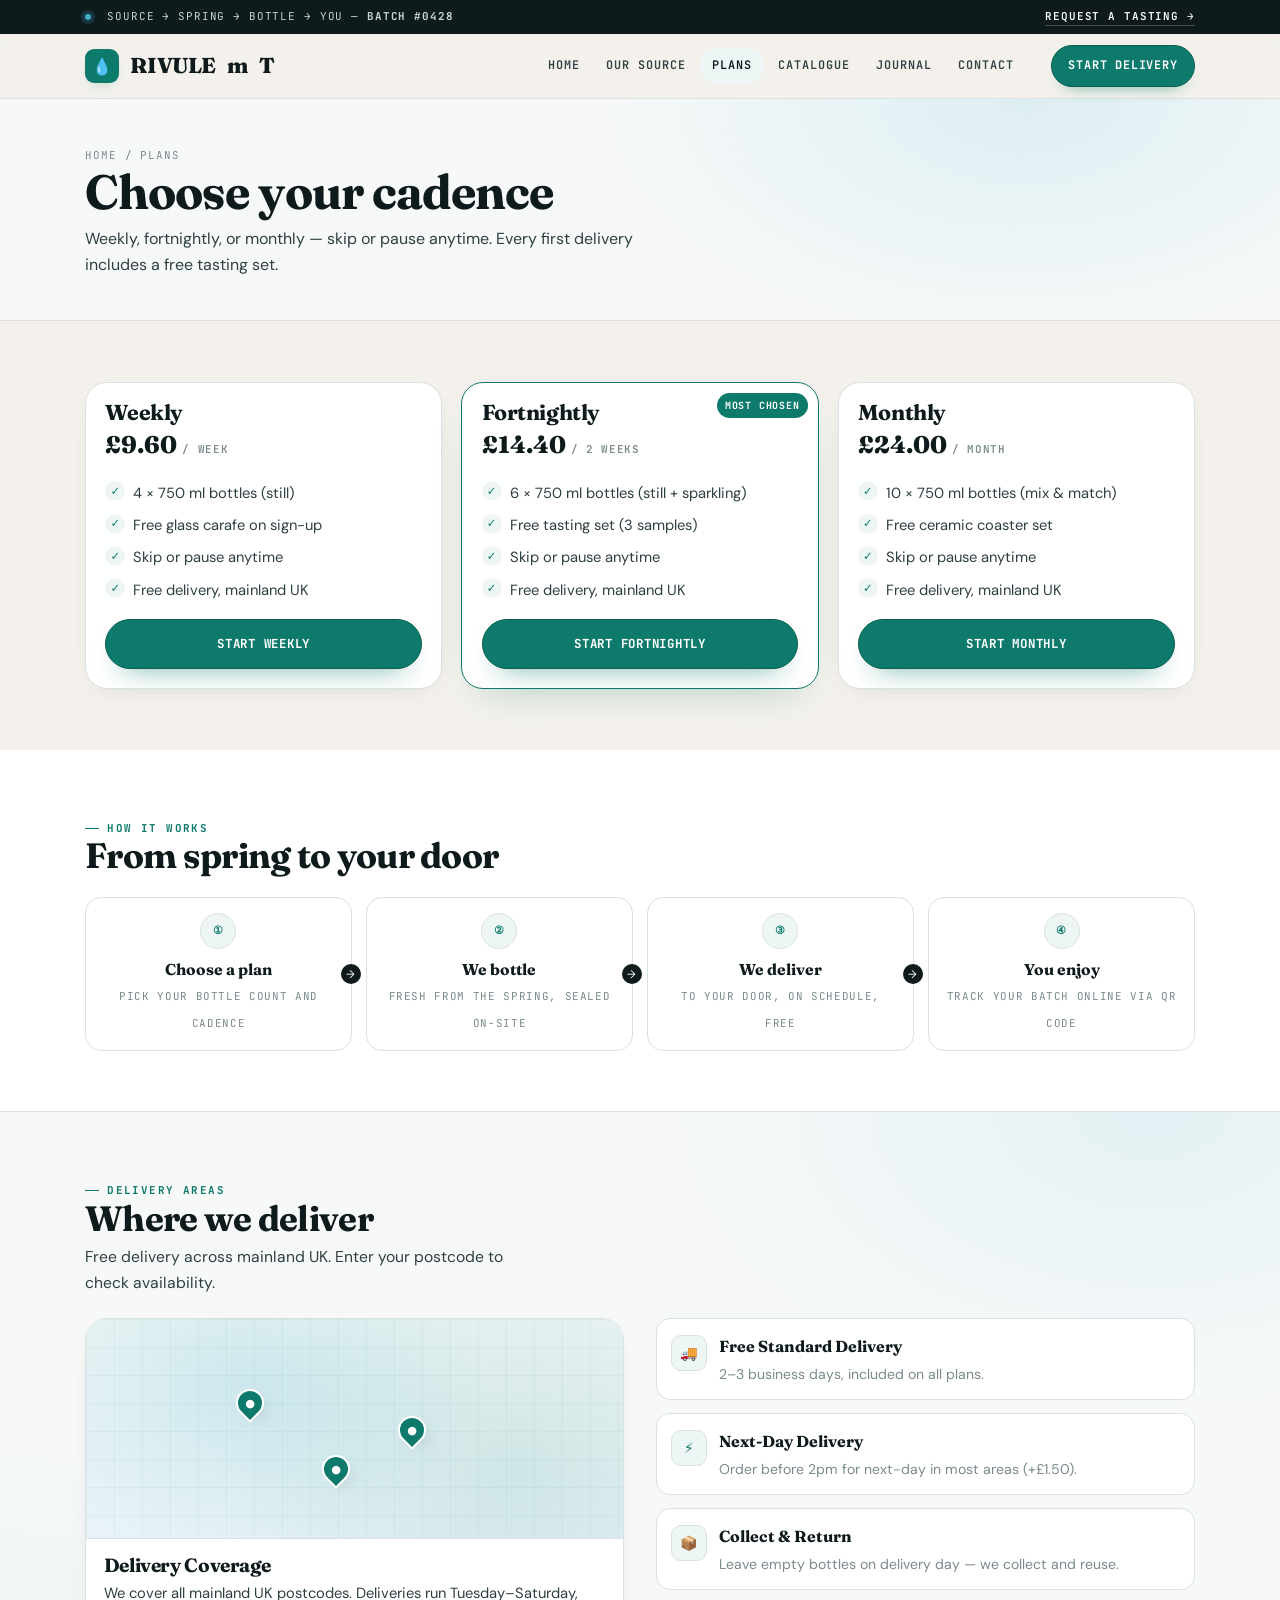
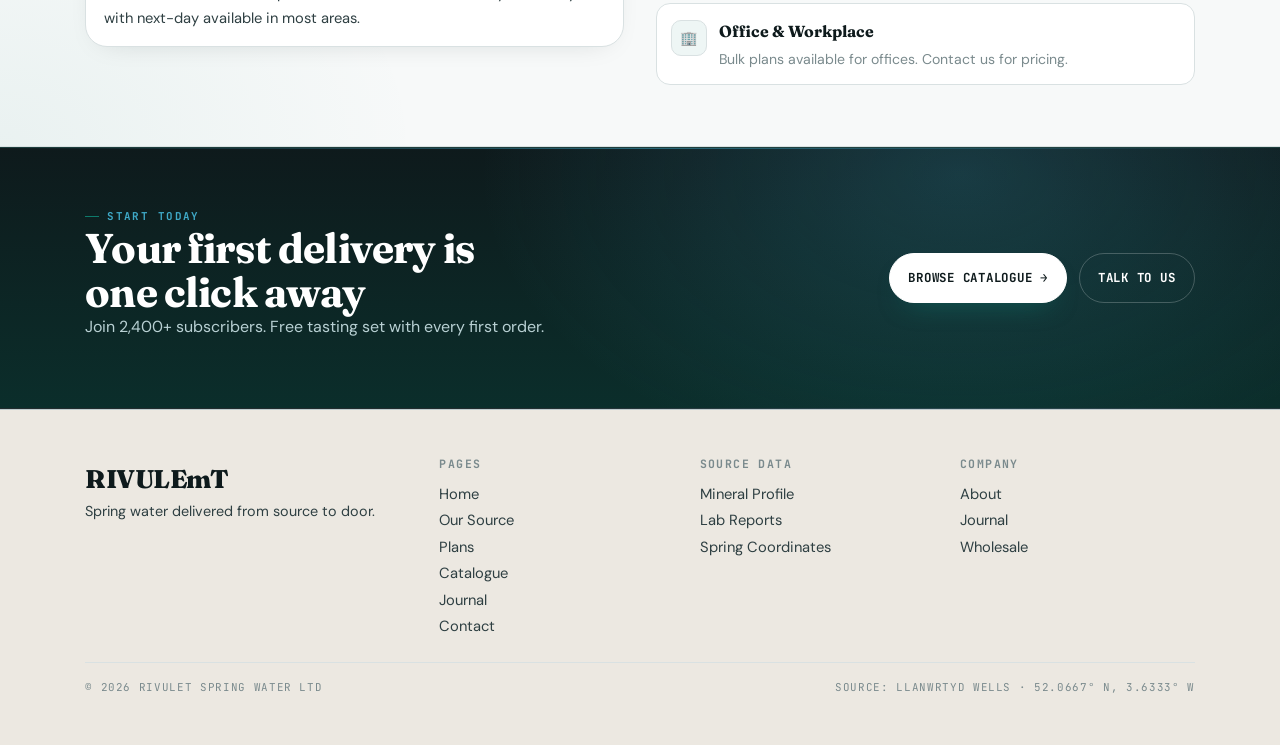
<file: service.html>
<!DOCTYPE html>
<html lang="en">
<head>
  <meta charset="UTF-8" />
  <meta name="viewport" content="width=device-width, initial-scale=1.0" />
  <title>Delivery Plans — RIVULET Spring Water</title>
  <meta name="description" content="Choose a RIVULET delivery plan — weekly, fortnightly, or monthly. Free tasting set with every first order." />
  <link rel="preconnect" href="https://fonts.googleapis.com" />
  <link rel="preconnect" href="https://fonts.gstatic.com" crossorigin />
  <link href="https://fonts.googleapis.com/css2?family=Fraunces:opsz,wght@9..144,400;9..144,600;9..144,700;9..144,800&family=DM+Sans:wght@400;500;600;700&family=JetBrains+Mono:wght@400;500;600;700&display=swap" rel="stylesheet" />
  <link rel="stylesheet" href="assets/css/base.css" />
</head>
<body>
  <div class="microbar">
    <div class="container">
      <span class="dot"></span>
      <span class="route">Source → Spring → Bottle → You — <b>Batch #0428</b></span>
      <span class="spacer"></span>
      <a href="contact.html">Request a tasting →</a>
    </div>
  </div>

  <header class="sitehead">
    <div class="container">
      <a href="index.html" class="mark"><span class="glyph">💧</span>RIVULE<span>m</span>T</a>
      <nav id="mainnav">
        <a href="index.html">Home</a>
        <a href="about.html">Our Source</a>
        <a href="service.html" class="active">Plans</a>
        <a href="product.html">Catalogue</a>
        <a href="blog.html">Journal</a>
        <a href="contact.html">Contact</a>
      </nav>
      <a href="contact.html" class="cta">Start Delivery</a>
      <button class="burger" id="burger" aria-label="Menu">☰</button>
    </div>
  </header>

  <section class="page-head">
    <div class="container">
      <span class="crumb"><a href="index.html">Home</a> / Plans</span>
      <h1>Choose your&nbsp;cadence</h1>
      <p>Weekly, fortnightly, or monthly — skip or pause anytime. Every first delivery includes a free tasting set.</p>
    </div>
  </section>

  <!-- Plans -->
  <section class="section section--paper">
    <div class="container">
      <div class="plans">
        <div class="plan reveal">
          <h3>Weekly</h3>
          <span class="price">£9.60 <span class="per">/ week</span></span>
          <ul>
            <li>4 × 750 ml bottles (still)</li>
            <li>Free glass carafe on sign-up</li>
            <li>Skip or pause anytime</li>
            <li>Free delivery, mainland UK</li>
          </ul>
          <a href="contact.html" class="btn-primary btn-wide">Start Weekly</a>
        </div>
        <div class="plan plan--featured reveal d1">
          <h3>Fortnightly</h3>
          <span class="price">£14.40 <span class="per">/ 2 weeks</span></span>
          <ul>
            <li>6 × 750 ml bottles (still + sparkling)</li>
            <li>Free tasting set (3 samples)</li>
            <li>Skip or pause anytime</li>
            <li>Free delivery, mainland UK</li>
          </ul>
          <a href="contact.html" class="btn-primary btn-wide">Start Fortnightly</a>
        </div>
        <div class="plan reveal d2">
          <h3>Monthly</h3>
          <span class="price">£24.00 <span class="per">/ month</span></span>
          <ul>
            <li>10 × 750 ml bottles (mix & match)</li>
            <li>Free ceramic coaster set</li>
            <li>Skip or pause anytime</li>
            <li>Free delivery, mainland UK</li>
          </ul>
          <a href="contact.html" class="btn-primary btn-wide">Start Monthly</a>
        </div>
      </div>
    </div>
  </section>

  <!-- How it works -->
  <section class="section section--surface">
    <div class="container">
      <div class="section-head">
        <div>
          <span class="kicker">How It Works</span>
          <h2>From spring to&nbsp;your&nbsp;door</h2>
        </div>
      </div>
      <div class="cadence">
        <div class="step reveal"><span class="ic">①</span><b>Choose a plan</b><span>Pick your bottle count and cadence</span></div>
        <div class="step reveal d1"><span class="ic">②</span><b>We bottle</b><span>Fresh from the spring, sealed on-site</span></div>
        <div class="step reveal d2"><span class="ic">③</span><b>We deliver</b><span>To your door, on schedule, free</span></div>
        <div class="step reveal d3"><span class="ic">④</span><b>You enjoy</b><span>Track your batch online via QR code</span></div>
      </div>
    </div>
  </section>

  <!-- Delivery areas -->
  <section class="section section--wash">
    <div class="container">
      <div class="section-head">
        <div>
          <span class="kicker">Delivery Areas</span>
          <h2>Where we&nbsp;deliver</h2>
          <p>Free delivery across mainland UK. Enter your postcode to check availability.</p>
        </div>
      </div>
      <div class="route-grid">
        <div class="route-card reveal">
          <div class="map">
            <div class="pin p1"></div>
            <div class="pin p2"></div>
            <div class="pin p3"></div>
          </div>
          <div class="body">
            <h3>Delivery Coverage</h3>
            <p>We cover all mainland UK postcodes. Deliveries run Tuesday–Saturday, with next-day available in most areas.</p>
          </div>
        </div>
        <div>
          <div class="route-list">
            <div class="item reveal">
              <span class="ic">🚚</span>
              <div><b>Free Standard Delivery</b><span>2–3 business days, included on all plans.</span></div>
            </div>
            <div class="item reveal d1">
              <span class="ic">⚡</span>
              <div><b>Next-Day Delivery</b><span>Order before 2pm for next-day in most areas (+£1.50).</span></div>
            </div>
            <div class="item reveal d2">
              <span class="ic">📦</span>
              <div><b>Collect & Return</b><span>Leave empty bottles on delivery day — we collect and reuse.</span></div>
            </div>
            <div class="item reveal d3">
              <span class="ic">🏢</span>
              <div><b>Office & Workplace</b><span>Bulk plans available for offices. Contact us for pricing.</span></div>
            </div>
          </div>
        </div>
      </div>
    </div>
  </section>

  <!-- CTA -->
  <section class="cta-band">
    <div class="container">
      <div>
        <span class="kicker" style="color:var(--glacier)">Start Today</span>
        <h2>Your first delivery is one&nbsp;click&nbsp;away</h2>
        <p>Join 2,400+ subscribers. Free tasting set with every first order.</p>
      </div>
      <div class="actions">
        <a href="product.html" class="btn-primary">Browse Catalogue →</a>
        <a href="contact.html" class="btn-ghost">Talk to Us</a>
      </div>
    </div>
  </section>

  <footer class="footer">
    <div class="container">
      <div class="footer-grid">
        <div><div class="brand">RIVULE<span>m</span>T</div><p>Spring water delivered from source to door.</p></div>
        <div><h4>Pages</h4><a href="index.html">Home</a><br /><a href="about.html">Our Source</a><br /><a href="service.html">Plans</a><br /><a href="product.html">Catalogue</a><br /><a href="blog.html">Journal</a><br /><a href="contact.html">Contact</a></div>
        <div><h4>Source Data</h4><a href="about.html">Mineral Profile</a><br /><a href="about.html">Lab Reports</a><br /><a href="about.html">Spring Coordinates</a></div>
        <div><h4>Company</h4><a href="about.html">About</a><br /><a href="blog.html">Journal</a><br /><a href="contact.html">Wholesale</a></div>
      </div>
      <div class="base">
        <span>© <span data-year></span> RIVULET Spring Water Ltd</span>
        <span>Source: Llanwrtyd Wells · 52.0667° N, 3.6333° W</span>
      </div>
    </div>
  </footer>
  <script src="assets/js/main.js"></script>
</body>
</html>
</file>
<file: assets/css/base.css>
/* =============================================================
   RIVULET — Spring Water at Your Door
   Design system for a water delivery / subscription brand.

   Thesis: "A spring-house ledger — where every scroll pours,
   every stat beads like condensation, and the catalogue reads
   like a water sommelier's tasting sheet."

   Materials: glass, water surface, condensation, paper label
   Motion:    pour / drip / bead  (never generic fade-up)
   Grammar:   vertical ledger — centre vessel + marginal notes
   ============================================================= */

:root{
  /* Water palette — spring, glass, paper, mineral */
  --paper:       #F4F1EC;      /* warm paper / label stock */
  --paper-2:     #ECE8E1;      /* paper shadow */
  --surface:     #FFFFFF;
  --surface-2:   #F7F9F9;      /* glass wash */
  --ink:         #0E1A1C;      /* deep mineral */
  --ink-soft:    #2E3F42;
  --muted:       #7A8A8D;
  --line:        #D9E1E2;
  --line-strong: #BFCACD;

  --spring:      #0E7A6B;      /* spring teal — primary */
  --spring-600:  #0A5E53;
  --spring-700:  #084A42;
  --spring-tint: #D6EDE9;
  --spring-pale: #EEF6F5;

  --glacier:     #3FA9C7;      /* glacier — secondary / water */
  --glacier-2:   #E8F3F7;
  --glacier-soft:#2D7D94;

  --amber:       #C7922A;      /* cork / label accent — sparing */
  --amber-soft:  #F6E8C8;

  /* Neutral — cool mineral grey */
  --n-50:  #F7F9F9;
  --n-100: #EEF3F3;
  --n-200: #D9E5E6;
  --n-300: #B8CCCE;
  --n-400: #8EA9AC;
  --n-500: #7A8A8D;
  --n-600: #5C6D70;
  --n-700: #2E3F42;
  --n-800: #1A2B2E;
  --n-900: #0E1A1C;

  /* Type */
  --font-display: "Fraunces", Georgia, serif;
  --font-body:    "DM Sans", system-ui, -apple-system, sans-serif;
  --font-mono:    "JetBrains Mono", ui-monospace, monospace;

  --fs-hero:   clamp(2.6rem, 6.5vw, 4.8rem);
  --fs-h1:     clamp(2rem, 4.2vw, 3rem);
  --fs-h2:     clamp(1.55rem, 3vw, 2.2rem);
  --fs-h3:     clamp(1.2rem, 2vw, 1.45rem);
  --fs-lead:   clamp(1.05rem, 1.6vw, 1.2rem);
  --fs-body:   1rem;
  --fs-small:  .88rem;
  --fs-micro:  .72rem;

  --r:    10px;
  --r-lg: 16px;
  --r-xl: 22px;
  --pill: 999px;

  --maxw: 1180px;
  --gutter: clamp(1rem, 4vw, 2.2rem);

  --ease: cubic-bezier(.2,.65,.2,1);
  --ease-out: cubic-bezier(.16,1,.3,1);
  --t: .38s var(--ease);

  --sh-soft: 0 8px 30px -18px rgba(14,26,28,.22);
  --sh-card: 0 16px 40px -22px rgba(14,26,28,.28);
  --sh-glass: 0 20px 60px -30px rgba(14,26,28,.35);
}

*{box-sizing:border-box}
html{scroll-behavior:smooth;-webkit-text-size-adjust:100%}
body{
  margin:0;
  background: var(--paper);
  color: var(--ink);
  font-family: var(--font-body);
  font-size: var(--fs-body);
  line-height: 1.65;
  -webkit-font-smoothing: antialiased;
}
img{max-width:100%;display:block}
a{color:inherit;text-decoration:none}
h1,h2,h3,h4{font-family:var(--font-display);font-weight:700;line-height:1.06;letter-spacing:-.02em;margin:0}
p{margin:0 0 1rem}
ul{margin:0;padding:0;list-style:none}
.container{width:100%;max-width:var(--maxw);margin:0 auto;padding-inline:var(--gutter)}

/* ---------- Micro bar (route / water quality ticker) ---------- */
.microbar{
  background: var(--ink);
  color: #DDE8E9;
  font-family: var(--font-mono);
  font-size: .68rem;
  letter-spacing: .08em;
  text-transform: uppercase;
}
.microbar .container{
  display:flex;align-items:center;gap:1rem;
  min-height:34px;flex-wrap:wrap;
}
.microbar .dot{width:6px;height:6px;border-radius:50%;background:var(--glacier);box-shadow:0 0 0 4px rgba(63,169,199,.18);flex:none}
.microbar .route{opacity:.9}
.microbar .spacer{flex:1}
.microbar a{color:#fff;font-weight:600;border-bottom:1px solid rgba(255,255,255,.22)}
.microbar a:hover{border-color:#fff}

/* ---------- Header : spring-house ledger ---------- */
.sitehead{
  position:sticky;top:0;z-index:40;
  background: rgba(244,241,236,.86);
  backdrop-filter: blur(10px) saturate(1.05);
  border-bottom: 1px solid var(--line);
}
.sitehead .container{
  display:flex;align-items:center;gap:1.2rem;
  min-height:64px;
}
.mark{
  display:flex;align-items:center;gap:.7rem;
  font-family:var(--font-display);font-weight:800;
  font-size:1.35rem;letter-spacing:-.02em;
}
.mark .glyph{
  width:34px;height:34px;border-radius:9px;
  display:grid;place-items:center;
  background: var(--spring);
  color:#fff;font-size:1rem;
  box-shadow: 0 6px 16px -10px rgba(14,122,107,.7);
}
.mark em{font-style:normal;color:var(--spring)}
.sitehead nav{margin-left:auto;display:flex;gap:.15rem;align-items:center}
.sitehead nav a{
  font-family:var(--font-mono);font-size:.74rem;
  letter-spacing:.08em;text-transform:uppercase;
  font-weight:600;color:var(--ink-soft);
  padding:.5rem .75rem;border-radius:var(--pill);
  transition: background var(--t), color var(--t);
}
.sitehead nav a:hover, .sitehead nav a.active{color:var(--ink);background:var(--spring-pale)}
.sitehead .cta{
  margin-left:.4rem;
  display:inline-flex;align-items:center;gap:.4rem;
  background:var(--spring);color:#fff;
  font-family:var(--font-mono);font-size:.74rem;
  letter-spacing:.07em;text-transform:uppercase;font-weight:700;
  padding:.62rem 1rem;border-radius:var(--pill);
  border:1px solid var(--spring-600);
  transition: background var(--t), transform var(--t), box-shadow var(--t);
  box-shadow: 0 10px 18px -14px rgba(14,122,107,.9);
}
.sitehead .cta:hover{background:var(--spring-600);transform:translateY(-1px)}
.burger{display:none;background:none;border:0;font-size:1.5rem;cursor:pointer;color:var(--ink);margin-left:auto}

/* ---------- HERO : vertical ledger + centre vessel ---------- */
.hero-ledger{
  position:relative;overflow:hidden;
  background:
    radial-gradient(900px 600px at 70% -10%, rgba(63,169,199,.14), transparent 60%),
    radial-gradient(700px 500px at -10% 30%, rgba(14,122,107,.08), transparent 60%),
    var(--paper);
  border-bottom: 1px solid var(--line);
}
.hero-ledger .container{
  display:grid;
  grid-template-columns: 1fr 420px;
  gap: clamp(1.2rem, 3vw, 2.4rem);
  align-items:center;
  padding-block: clamp(2rem, 5vw, 3.6rem);
}
.eyebrow{
  display:inline-flex;align-items:center;gap:.5rem;
  font-family:var(--font-mono);font-size:.68rem;
  letter-spacing:.14em;text-transform:uppercase;
  color:var(--spring);font-weight:700;
}
.eyebrow::before{content:"";width:18px;height:1px;background:var(--spring);display:inline-block}
.hero-ledger h1{
  font-size: var(--fs-hero);
  margin:.7rem 0 .8rem;
  max-width: 12ch;
}
.hero-ledger h1 em{
  font-style:normal;
  background: linear-gradient(90deg, var(--spring), var(--glacier));
  -webkit-background-clip:text;background-clip:text;color:transparent;
}
.hero-ledger .lead{
  font-size: var(--fs-lead);
  color: var(--ink-soft);
  max-width: 52ch;
  line-height:1.6;
}
.hero-actions{ display:flex;gap:.7rem;flex-wrap:wrap;margin-top:1.2rem }
.btn-primary{
  display:inline-flex;align-items:center;gap:.5rem;
  background:var(--spring);color:#fff;
  font-family:var(--font-mono);font-size:.78rem;
  letter-spacing:.06em;text-transform:uppercase;font-weight:700;
  padding:.85rem 1.15rem;border-radius:var(--pill);
  border:1px solid var(--spring-600);
  box-shadow: 0 14px 28px -18px rgba(14,122,107,.9);
  transition: background var(--t), transform var(--t);
}
.btn-primary:hover{background:var(--spring-600);transform:translateY(-1px)}
.btn-ghost{
  display:inline-flex;align-items:center;gap:.4rem;
  background:var(--surface);color:var(--ink);
  font-family:var(--font-mono);font-size:.78rem;
  letter-spacing:.06em;text-transform:uppercase;font-weight:700;
  padding:.85rem 1.15rem;border-radius:var(--pill);
  border:1px solid var(--line-strong);
  transition: background var(--t), border-color var(--t), transform var(--t);
}
.btn-ghost:hover{background:var(--surface-2);border-color:var(--spring);transform:translateY(-1px)}
.hero-meta{
  display:flex;gap:1rem;flex-wrap:wrap;
  margin-top:1.1rem;
  font-family:var(--font-mono);font-size:.68rem;
  letter-spacing:.06em;text-transform:uppercase;color:var(--muted)
}
.hero-meta b{color:var(--ink)}

/* centre vessel — glass bottle / label system */
.vessel{
  position:relative;
  display:grid;place-items:center;
  padding: 1rem 0;
}
.vessel-card{
  position:relative;
  width:min(360px, 100%);
  background: linear-gradient(180deg, rgba(255,255,255,.92), rgba(255,255,255,.72));
  border:1px solid rgba(191,202,205,.9);
  border-radius: 22px;
  box-shadow: var(--sh-glass);
  overflow:hidden;
  backdrop-filter: blur(8px);
}
.vessel-card .vessel-media{
  position:relative;
  aspect-ratio: 4 / 3.2;
  overflow:hidden;
  background: radial-gradient(600px 400px at 50% 20%, rgba(63,169,199,.18), transparent 60%), var(--surface-2);
}
.vessel-card .vessel-media img{
  width:100%;height:100%;object-fit:cover;
  filter: saturate(1.02) contrast(1.02);
}
.vessel-card .label{
  padding:1rem 1.1rem 1.1rem;
  display:grid;gap:.35rem;
  border-top:1px solid var(--line);
  background: linear-gradient(180deg, #fff, #FBF9F6);
}
.vessel-card .label .kicker{
  font-family:var(--font-mono);font-size:.66rem;
  letter-spacing:.14em;text-transform:uppercase;color:var(--spring);font-weight:700;
}
.vessel-card .label h3{font-size:1.35rem}
.vessel-card .label p{font-size:.92rem;color:var(--ink-soft);margin:0}
.vessel-card .label .price-row{
  display:flex;align-items:baseline;gap:.6rem;margin-top:.35rem;flex-wrap:wrap
}
.price{font-family:var(--font-display);font-size:1.5rem;font-weight:800;color:var(--ink)}
.price small{font-family:var(--font-mono);font-size:.68rem;letter-spacing:.06em;text-transform:uppercase;color:var(--muted);font-weight:600}
/* condensation bead */
.bead{
  position:absolute;top:12px;right:12px;
  width:34px;height:34px;border-radius:50%;
  display:grid;place-items:center;
  background: rgba(255,255,255,.9);
  border:1px solid rgba(191,202,205,.9);
  box-shadow: 0 8px 18px -12px rgba(14,26,28,.4);
  font-family:var(--font-mono);font-size:.68rem;font-weight:700;color:var(--spring);
  backdrop-filter: blur(6px);
}
/* marginal notes — ledger feel */
.marginal{
  position:absolute;
  font-family:var(--font-mono);font-size:.62rem;
  letter-spacing:.08em;text-transform:uppercase;
  color:var(--muted);
  border-left:1px solid var(--line-strong);
  padding-left:.6rem;
  line-height:1.5;
}
.marginal b{color:var(--ink);display:block;font-size:.7rem;letter-spacing:.06em}
.marginal.m1{left:-10px;top:18%}
.marginal.m2{right:-6px;bottom:22%}
@media(max-width:1100px){ .marginal{display:none} }

/* ---------- Proof band : lab numbers ---------- */
.proof{
  background: var(--ink);
  color:#E6EFF0;
  border-bottom: 1px solid rgba(255,255,255,.08);
}
.proof .container{
  display:grid;grid-template-columns: repeat(4,1fr);
  gap:1px;
  background: rgba(255,255,255,.08);
}
.proof .cell{
  background: var(--ink);
  padding:1.1rem 1.2rem;
  display:flex;align-items:center;gap:.85rem;
}
.proof .cell .n{
  font-family:var(--font-display);font-size:1.9rem;font-weight:800;color:#fff;line-height:1
}
.proof .cell .n small{font-family:var(--font-mono);font-size:.72rem;letter-spacing:.06em;text-transform:uppercase;color:var(--glacier);font-weight:700;margin-left:.2rem}
.proof .cell .l{
  font-family:var(--font-mono);font-size:.66rem;letter-spacing:.08em;text-transform:uppercase;color:#9FB6B9;line-height:1.4
}

/* ---------- Section primitives ---------- */
.section{padding: clamp(2.4rem, 5vw, 3.8rem) 0}
.section--paper{background:var(--paper)}
.section--surface{background:var(--surface)}
.section--wash{
  background:
    radial-gradient(800px 500px at 90% 0%, rgba(63,169,199,.10), transparent 60%),
    radial-gradient(700px 500px at 0% 100%, rgba(14,122,107,.06), transparent 60%),
    var(--surface-2);
  border-top:1px solid var(--line);
  border-bottom:1px solid var(--line);
}
.section-head{
  display:flex;align-items:end;justify-content:space-between;gap:1rem;flex-wrap:wrap;
  margin-bottom:1.4rem;
}
.section-head h2{font-size:var(--fs-h2)}
.section-head p{max-width:42ch;color:var(--ink-soft);font-size:.98rem;margin:.45rem 0 0}
.section-head .link{
  font-family:var(--font-mono);font-size:.72rem;letter-spacing:.08em;text-transform:uppercase;
  font-weight:700;color:var(--spring);border-bottom:1px solid currentColor;padding-bottom:2px;
}
.kicker{
  font-family:var(--font-mono);font-size:.68rem;letter-spacing:.13em;text-transform:uppercase;color:var(--spring);font-weight:700;
  display:inline-flex;align-items:center;gap:.5rem;
}
.kicker::before{content:"";width:14px;height:1px;background:var(--spring);display:inline-block}

/* ---------- Source strip — spring / purity ---------- */
.source{
  display:grid;grid-template-columns: 1.05fr .95fr;
  gap: clamp(1.2rem, 3vw, 2.4rem);
  align-items:center;
}
.source .frame{
  position:relative;border-radius:var(--r-xl);overflow:hidden;
  border:1px solid var(--line-strong);
  box-shadow: var(--sh-card);
  background: var(--surface);
}
.source .frame img{width:100%;aspect-ratio:4/3;object-fit:cover}
.source .frame .caption{
  position:absolute;left:12px;bottom:12px;
  background: rgba(14,26,28,.78);
  color:#fff;
  font-family:var(--font-mono);font-size:.66rem;
  letter-spacing:.07em;text-transform:uppercase;
  padding:.45rem .6rem;border-radius:var(--pill);
  backdrop-filter: blur(6px);
  border:1px solid rgba(255,255,255,.18);
}
.source ul{ display:grid;gap:.75rem;margin-top:1rem }
.source li{
  display:grid;grid-template-columns:22px 1fr;gap:.7rem;align-items:start;
  padding:.7rem .75rem;border:1px solid var(--line);border-radius:12px;background:var(--surface);
}
.source li i{
  width:22px;height:22px;border-radius:50%;display:grid;place-items:center;
  background:var(--spring-pale);color:var(--spring);font-style:normal;font-size:.75rem;font-weight:800;
}
.source li b{font-family:var(--font-display);font-size:.98rem}
.source li span{font-size:.88rem;color:var(--muted);display:block;margin-top:.15rem}

/* ---------- Tasting sheet — catalogue ---------- */
.tasting-head{
  display:flex;align-items:center;gap:.8rem;flex-wrap:wrap;
  margin-bottom:1rem;
}
.pill-tabs{display:flex;gap:.4rem;flex-wrap:wrap}
.pill-tabs button{
  font-family:var(--font-mono);font-size:.68rem;letter-spacing:.07em;text-transform:uppercase;font-weight:700;
  padding:.45rem .75rem;border-radius:var(--pill);
  border:1px solid var(--line-strong);background:var(--surface);color:var(--ink-soft);cursor:pointer;
  transition: background var(--t), color var(--t), border-color var(--t);
}
.pill-tabs button.active, .pill-tabs button:hover{background:var(--ink);color:#fff;border-color:var(--ink)}
.catalog{
  display:grid;grid-template-columns: repeat(3,1fr);
  gap:1.2rem;
}
.bottle{
  background:var(--surface);
  border:1px solid var(--line);
  border-radius:var(--r-xl);
  overflow:hidden;
  box-shadow: var(--sh-soft);
  transition: transform var(--t), box-shadow var(--t), border-color var(--t);
  display:flex;flex-direction:column;
}
.bottle:hover{transform:translateY(-3px);box-shadow:var(--sh-card);border-color:var(--line-strong)}
.bottle .media{
  position:relative;
  background: radial-gradient(500px 300px at 50% 0%, rgba(63,169,199,.14), transparent 60%), var(--surface-2);
  aspect-ratio: 4/3;
  display:grid;place-items:center;
  overflow:hidden;
  border-bottom:1px solid var(--line);
}
.bottle .media img{width:72%;height:72%;object-fit:contain;filter: drop-shadow(0 16px 24px rgba(14,26,28,.18))}
.bottle .tag{
  position:absolute;left:10px;top:10px;
  font-family:var(--font-mono);font-size:.62rem;letter-spacing:.08em;text-transform:uppercase;font-weight:700;
  background:var(--ink);color:#fff;padding:.32rem .55rem;border-radius:var(--pill);
}
.bottle .tag--spring{background:var(--spring)}
.bottle .tag--glacier{background:var(--glacier);color:#fff}
.bottle .body{padding:1rem 1rem 1.1rem;display:grid;gap:.35rem;flex:1}
.bottle h3{font-size:1.15rem}
.bottle .notes{
  font-family:var(--font-mono);font-size:.66rem;letter-spacing:.06em;text-transform:uppercase;color:var(--muted);
  display:flex;gap:.5rem;flex-wrap:wrap;
}
.bottle .notes span{border:1px solid var(--line);padding:.2rem .45rem;border-radius:var(--pill);background:var(--surface-2)}
.bottle .desc{font-size:.92rem;color:var(--ink-soft);margin-top:.15rem}
.bottle .foot{
  display:flex;align-items:center;justify-content:space-between;gap:.7rem;
  margin-top:.6rem;padding-top:.75rem;border-top:1px dashed var(--line);
}
.bottle .foot .price{font-size:1.25rem}
.bottle .foot .btn-mini{
  font-family:var(--font-mono);font-size:.68rem;letter-spacing:.07em;text-transform:uppercase;font-weight:700;
  background:var(--surface);border:1px solid var(--line-strong);padding:.5rem .7rem;border-radius:var(--pill);cursor:pointer;
  transition: background var(--t), color var(--t), border-color var(--t);
}
.bottle .foot .btn-mini:hover{background:var(--spring);color:#fff;border-color:var(--spring)}

/* ---------- Plans — subscription rhythm ---------- */
.plans{
  display:grid;grid-template-columns: repeat(3,1fr);
  gap:1.2rem;
  align-items:start;
}
.plan{
  background:var(--surface);
  border:1px solid var(--line);
  border-radius:var(--r-xl);
  padding:1.2rem;
  box-shadow: var(--sh-soft);
  position:relative;
  overflow:hidden;
}
.plan--featured{
  border-color: var(--spring);
  box-shadow: 0 18px 40px -22px rgba(14,122,107,.35);
  transform: translateY(-4px);
}
.plan--featured::before{
  content:"Most chosen";
  position:absolute;top:10px;right:10px;
  font-family:var(--font-mono);font-size:.62rem;letter-spacing:.08em;text-transform:uppercase;font-weight:700;
  background:var(--spring);color:#fff;padding:.28rem .5rem;border-radius:var(--pill);
}
.plan h3{font-size:1.35rem}
.plan .price{margin:.35rem 0}
.plan .per{font-family:var(--font-mono);font-size:.68rem;letter-spacing:.06em;text-transform:uppercase;color:var(--muted);font-weight:600}
.plan ul{display:grid;gap:.5rem;margin:1rem 0 1.1rem}
.plan li{display:flex;gap:.5rem;align-items:start;font-size:.92rem;color:var(--ink-soft)}
.plan li::before{content:"✓";width:20px;height:20px;border-radius:50%;display:grid;place-items:center;flex:none;background:var(--spring-pale);color:var(--spring);font-weight:800;font-size:.72rem;margin-top:.05rem}
.plan .btn-wide{width:100%;justify-content:center}

/* cadence — delivery rhythm visual */
.cadence{
  display:grid;grid-template-columns: repeat(4,1fr);
  gap:.9rem;
  margin-top:1.2rem;
}
.cadence .step{
  background:var(--surface);
  border:1px solid var(--line);
  border-radius:16px;
  padding:.9rem;
  text-align:center;
  position:relative;
}
.cadence .step .ic{
  width:36px;height:36px;border-radius:50%;display:grid;place-items:center;margin:0 auto .5rem;
  background:var(--spring-pale);color:var(--spring);font-weight:800;
  border:1px solid var(--line);
}
.cadence .step b{font-family:var(--font-display);font-size:.98rem;display:block}
.cadence .step span{font-family:var(--font-mono);font-size:.68rem;letter-spacing:.06em;text-transform:uppercase;color:var(--muted)}
.cadence .step::after{
  content:"→";
  position:absolute;right:-10px;top:50%;transform:translateY(-50%);
  width:20px;height:20px;border-radius:50%;display:grid;place-items:center;
  background:var(--ink);color:#fff;font-size:.7rem;
}
.cadence .step:last-child::after{display:none}

/* ---------- Route — delivery map strip ---------- */
.route-grid{
  display:grid;grid-template-columns: 1fr 1fr;
  gap: clamp(1.2rem, 3vw, 2rem);
  align-items:start;
}
.route-card{
  background:var(--surface);
  border:1px solid var(--line);
  border-radius:var(--r-xl);
  overflow:hidden;
  box-shadow: var(--sh-soft);
}
.route-card .map{
  height: 220px;
  background:
    radial-gradient(400px 300px at 30% 30%, rgba(63,169,199,.18), transparent 60%),
    radial-gradient(500px 400px at 80% 70%, rgba(14,122,107,.12), transparent 60%),
    linear-gradient(180deg, #EEF6F5, #E8F3F7);
  position:relative;
  border-bottom:1px solid var(--line);
  overflow:hidden;
}
.route-card .map::before{
  content:"";
  position:absolute;inset:0;
  background:
    linear-gradient(rgba(14,122,107,.08) 1px, transparent 1px),
    linear-gradient(90deg, rgba(14,122,107,.08) 1px, transparent 1px);
  background-size: 28px 28px;
  opacity:.6;
}
.route-card .map .pin{
  position:absolute;
  width:28px;height:28px;border-radius:50% 50% 50% 0;
  transform: rotate(-45deg);
  background:var(--spring);
  border:2px solid #fff;
  box-shadow: 0 8px 16px -10px rgba(14,26,28,.5);
  display:grid;place-items:center;
}
.route-card .map .pin::after{content:"●";transform:rotate(45deg);color:#fff;font-size:.7rem}
.route-card .map .pin.p1{left:28%;top:32%}
.route-card .map .pin.p2{left:58%;top:44%}
.route-card .map .pin.p3{left:44%;top:62%}
.route-card .body{padding:1rem 1.1rem}
.route-card h3{font-size:1.2rem}
.route-card p{color:var(--ink-soft);font-size:.92rem;margin:.35rem 0 0}
.route-list{display:grid;gap:.8rem}
.route-list .item{
  display:grid;grid-template-columns:36px 1fr;gap:.8rem;align-items:start;
  background:var(--surface);border:1px solid var(--line);border-radius:14px;padding:.85rem;
}
.route-list .item .ic{width:36px;height:36px;border-radius:10px;display:grid;place-items:center;background:var(--spring-pale);color:var(--spring);font-weight:800;border:1px solid var(--line)}
.route-list .item b{font-family:var(--font-display);font-size:1rem}
.route-list .item span{font-size:.88rem;color:var(--muted);display:block;margin-top:.15rem}

/* ---------- Quotes ---------- */
.quotes{
  display:grid;grid-template-columns: repeat(3,1fr);
  gap:1rem;
}
.quote{
  background:var(--surface);
  border:1px solid var(--line);
  border-radius:var(--r-xl);
  padding:1.1rem;
  box-shadow: var(--sh-soft);
}
.quote .stars{color:var(--amber);letter-spacing:.08em;font-size:.9rem}
.quote p{margin:.55rem 0 .7rem;color:var(--ink-soft);font-size:.95rem;line-height:1.6}
.quote .who{display:flex;align-items:center;gap:.7rem}
.quote .who img{width:36px;height:36px;border-radius:50%;object-fit:cover;border:1px solid var(--line)}
.quote .who b{font-family:var(--font-display);font-size:.95rem}
.quote .who span{font-family:var(--font-mono);font-size:.66rem;letter-spacing:.06em;text-transform:uppercase;color:var(--muted)}

/* ---------- FAQ ---------- */
.faq{max-width:860px;margin:0 auto}
.faq-item{
  background:var(--surface);border:1px solid var(--line);border-radius:14px;
  overflow:hidden;margin-bottom:.7rem;
}
.faq-q{
  width:100%;display:flex;align-items:center;justify-content:space-between;gap:1rem;
  padding:1rem 1.1rem;
  background:transparent;border:0;cursor:pointer;
  font-family:var(--font-display);font-size:1.05rem;font-weight:700;text-align:left;color:var(--ink);
}
.faq-q span{width:28px;height:28px;border-radius:50%;display:grid;place-items:center;flex:none;background:var(--surface-2);border:1px solid var(--line);transition: transform var(--t), background var(--t), color var(--t)}
.faq-item.open .faq-q span{transform:rotate(45deg);background:var(--spring);color:#fff;border-color:var(--spring)}
.faq-a{padding:0 1.1rem 1rem;color:var(--ink-soft);font-size:.95rem;line-height:1.6;display:none}
.faq-item.open .faq-a{display:block}

/* ---------- CTA band — glass pour ---------- */
.cta-band{
  position:relative;overflow:hidden;
  background:
    radial-gradient(800px 500px at 75% 10%, rgba(63,169,199,.22), transparent 60%),
    linear-gradient(180deg, #0E1A1C, #0B2E2B);
  color:#E6EFF0;
  border-top:1px solid rgba(255,255,255,.08);
  border-bottom:1px solid rgba(255,255,255,.08);
}
.cta-band::before{
  content:"";
  position:absolute;left:0;right:0;top:0;height:1px;
  background: linear-gradient(90deg, transparent, rgba(63,169,199,.5), transparent);
}
.cta-band .container{
  display:grid;grid-template-columns: 1.2fr .8fr;
  gap:1.4rem;align-items:center;
  padding-block: clamp(2rem, 5vw, 3.2rem);
}
.cta-band h2{color:#fff;font-size: clamp(1.8rem, 3.4vw, 2.6rem)}
.cta-band p{color:#B8D0D3;max-width:42ch}
.cta-band .actions{display:flex;gap:.7rem;flex-wrap:wrap;justify-content:flex-end}
.cta-band .btn-primary{background:#fff;color:var(--ink);border-color:#fff}
.cta-band .btn-primary:hover{background:var(--paper);color:var(--ink)}
.cta-band .btn-ghost{background:transparent;color:#fff;border-color:rgba(255,255,255,.22)}
.cta-band .btn-ghost:hover{background:rgba(255,255,255,.08);border-color:#fff}

/* ---------- Footer — label paper ---------- */
.footer{
  background: var(--paper-2);
  border-top: 1px solid var(--line-strong);
}
.footer .container{padding-block: clamp(2rem, 4vw, 3rem)}
.footer-grid{
  display:grid;grid-template-columns: 1.4fr 1fr 1fr 1fr;
  gap:1.6rem;
}
.footer .brand{font-family:var(--font-display);font-size:1.6rem;font-weight:800;letter-spacing:-.02em}
.footer .brand em{color:var(--spring);font-style:normal}
.footer p{color:var(--ink-soft);font-size:.9rem}
.footer h4{font-family:var(--font-mono);font-size:.72rem;letter-spacing:.12em;text-transform:uppercase;color:var(--muted);margin-bottom:.7rem}
.footer a{font-size:.92rem;color:var(--ink-soft)}
.footer a:hover{color:var(--spring)}
.footer .base{
  margin-top:1.4rem;padding-top:1rem;
  border-top:1px solid var(--line);
  display:flex;justify-content:space-between;gap:1rem;flex-wrap:wrap;
  font-family:var(--font-mono);font-size:.68rem;letter-spacing:.06em;text-transform:uppercase;color:var(--muted)
}

/* ---------- Forms ---------- */
.field{display:grid;gap:.35rem;margin-bottom:.85rem}
.field label{font-family:var(--font-mono);font-size:.68rem;letter-spacing:.08em;text-transform:uppercase;font-weight:700;color:var(--ink)}
.field input, .field textarea, .field select{
  width:100%;
  background:var(--surface);border:1px solid var(--line-strong);border-radius:12px;
  padding:.75rem .9rem;
  font-family:var(--font-body);font-size:.98rem;color:var(--ink);
  transition: border-color var(--t), box-shadow var(--t), background var(--t);
}
.field input:focus, .field textarea:focus, .field select:focus{outline:none;border-color:var(--spring);box-shadow:0 0 0 3px rgba(14,122,107,.12);background:#fff}
.field textarea{resize:vertical;min-height:110px}
.form-row{display:grid;grid-template-columns:1fr 1fr;gap:.8rem}
.form-ok{font-family:var(--font-mono);font-size:.78rem;font-weight:700;color:var(--spring);margin-top:.6rem}
.form-err{font-family:var(--font-mono);font-size:.78rem;font-weight:700;color:#B42318;margin-top:.6rem}
.contact-grid{display:grid;grid-template-columns: 1fr 1fr;gap: clamp(1.2rem, 3vw, 2rem);align-items:start}
.info-card{background:var(--surface);border:1px solid var(--line);border-radius:var(--r-xl);padding:1.1rem;box-shadow:var(--sh-soft)}
.info-card h4{font-family:var(--font-mono);font-size:.72rem;letter-spacing:.12em;text-transform:uppercase;color:var(--spring);margin-bottom:.5rem}
.info-card p, .info-card a{font-size:.93rem;color:var(--ink-soft)}
.info-card a:hover{color:var(--spring)}

/* ---------- Breadcrumb / page head ---------- */
.page-head{
  background:
    radial-gradient(700px 400px at 80% 0%, rgba(63,169,199,.14), transparent 60%),
    var(--surface-2);
  border-bottom:1px solid var(--line);
}
.page-head .container{padding-block: clamp(1.6rem, 4vw, 2.6rem)}
.page-head h1{font-size:var(--fs-h1)}
.page-head p{max-width:52ch;color:var(--ink-soft);margin:.5rem 0 0}
.crumb{font-family:var(--font-mono);font-size:.68rem;letter-spacing:.08em;text-transform:uppercase;color:var(--muted)}
.crumb a{color:var(--muted);border-bottom:1px solid transparent}
.crumb a:hover{color:var(--spring);border-color:currentColor}

/* ---------- Reveal — pour / bead ---------- */
.reveal{
  opacity:0;
  transform: translateY(14px);
  transition: opacity .65s var(--ease-out), transform .65s var(--ease-out);
}
.reveal.in{opacity:1;transform:none}
.reveal.d1{transition-delay:.06s}
.reveal.d2{transition-delay:.12s}
.reveal.d3{transition-delay:.18s}
.reveal.d4{transition-delay:.24s}

/* pour line — draws down on reveal */
.pour-line{
  height:1px;background:var(--line-strong);
  transform-origin:left;
  transform: scaleX(0);
  transition: transform .9s var(--ease-out);
}
.pour-line.in{transform:scaleX(1)}

/* condensation bead — subtle scale pop */
.bead-pop{transform:scale(.92);opacity:0;transition: transform .55s var(--ease-out), opacity .55s var(--ease-out)}
.bead-pop.in{transform:none;opacity:1}

/* ---------- Responsive ---------- */
@media(max-width: 980px){
  .hero-ledger .container{grid-template-columns:1fr}
  .vessel{order:-1}
  .proof .container{grid-template-columns:1fr 1fr}
  .source{grid-template-columns:1fr}
  .catalog{grid-template-columns:1fr 1fr}
  .plans{grid-template-columns:1fr}
  .plan--featured{transform:none}
  .cadence{grid-template-columns:1fr 1fr}
  .cadence .step::after{display:none}
  .route-grid{grid-template-columns:1fr}
  .quotes{grid-template-columns:1fr}
  .cta-band .container{grid-template-columns:1fr}
  .cta-band .actions{justify-content:flex-start}
  .footer-grid{grid-template-columns:1fr 1fr}
  .contact-grid{grid-template-columns:1fr}
}
@media(max-width: 720px){
  .sitehead nav{display:none}
  .sitehead nav.open{
    display:flex;flex-direction:column;
    position:absolute;left:0;right:0;top:64px;
    background:rgba(244,241,236,.96);
    backdrop-filter: blur(10px);
    border-bottom:1px solid var(--line-strong);
    padding:1rem var(--gutter);
  }
  .burger{display:block}
  .proof .container{grid-template-columns:1fr}
  .catalog{grid-template-columns:1fr}
  .cadence{grid-template-columns:1fr}
  .footer-grid{grid-template-columns:1fr}
  .form-row{grid-template-columns:1fr}
  .microbar .route{display:none}
}
@media(prefers-reduced-motion: reduce){
  *{animation:none !important;scroll-behavior:auto !important}
  .reveal{opacity:1 !important;transform:none !important;transition:none !important}
  .pour-line{transform:none !important}
  .bead-pop{opacity:1 !important;transform:none !important}
}
</file>
